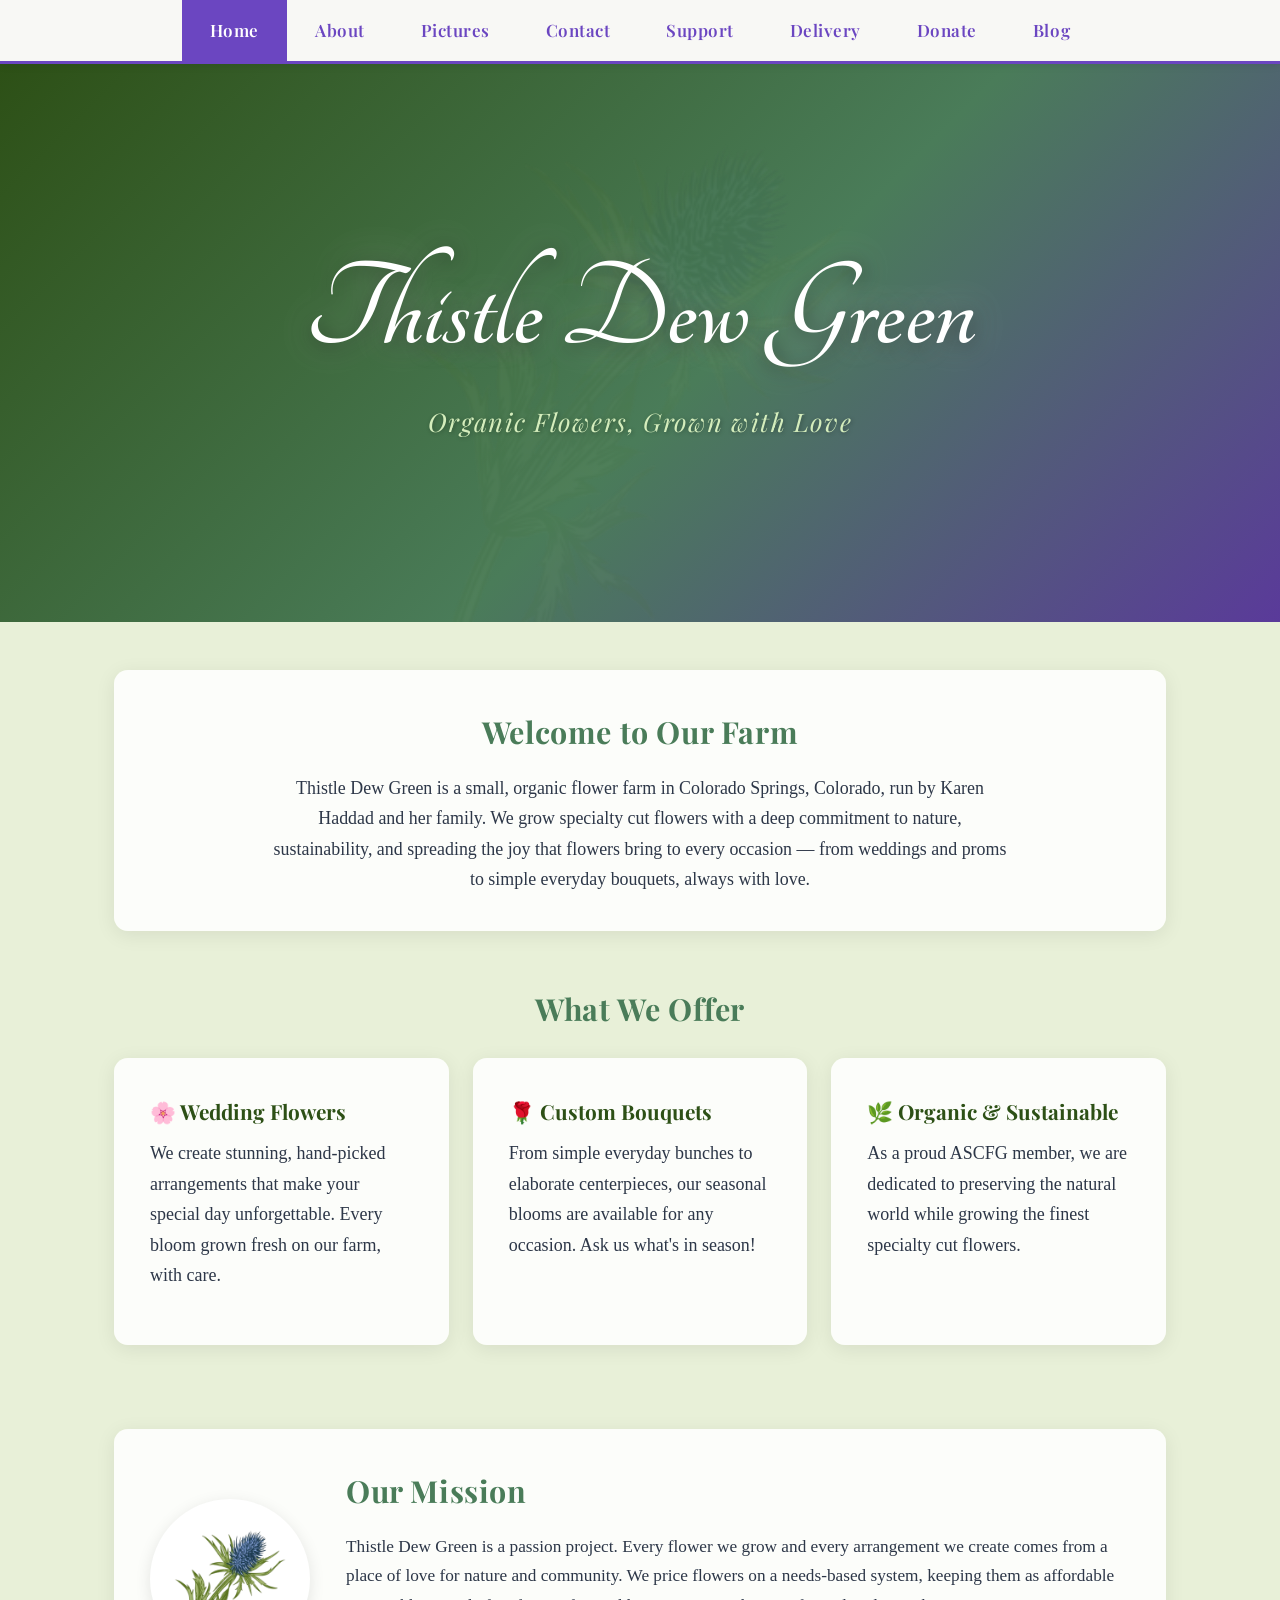
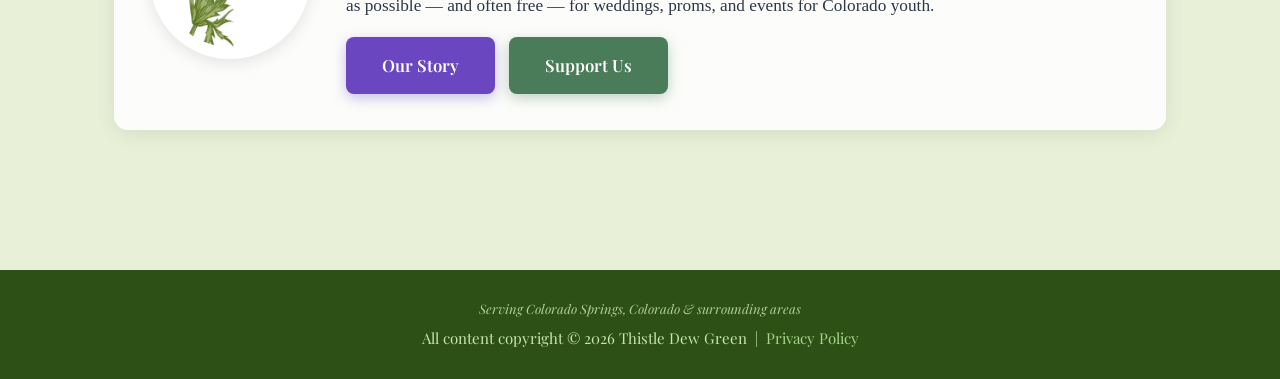
<file: index.html>
<!DOCTYPE html>
<html lang="en">
<head>
  <meta charset="UTF-8">
  <title>Thistle Dew Green — Organic Flowers, Colorado Springs CO</title>
  <meta name="viewport" content="width=device-width, initial-scale=1">
  <meta name="description" content="Thistle Dew Green grows beautiful organic cut flowers in Colorado Springs, Colorado for weddings, events, and bouquets in a sustainable farm run with love.">
  <link rel="canonical" href="https://thistledewflowers.com/">
  <meta property="og:type" content="website">
  <meta property="og:site_name" content="Thistle Dew Green">
  <meta property="og:title" content="Thistle Dew Green — Organic Flowers, Colorado Springs CO">
  <meta property="og:description" content="Organic cut flowers grown with love in Colorado Springs, Colorado — weddings, proms, events, and everyday bouquets.">
  <meta property="og:url" content="https://thistledewflowers.com/">
  <meta property="og:image" content="https://thistledewflowers.com/images/Flowerlogo-real.png">
  <meta name="twitter:card" content="summary_large_image">
  <meta name="twitter:title" content="Thistle Dew Green — Organic Flowers, Colorado Springs CO">
  <meta name="twitter:description" content="Organic cut flowers grown with love in Colorado Springs, Colorado — weddings, proms, events, and everyday bouquets.">
  <meta name="twitter:image" content="https://thistledewflowers.com/images/Flowerlogo-real.png">
  <link rel="preconnect" href="https://fonts.googleapis.com">
  <link rel="preconnect" href="https://fonts.gstatic.com" crossorigin>
  <link rel="preload" as="style" href="https://fonts.googleapis.com/css2?family=Playfair+Display:ital,wght@0,400..900;1,400..900&family=Tangerine:wght@400;700&display=swap" onload="this.onload=null;this.rel='stylesheet'">
  <noscript><link rel="stylesheet" href="https://fonts.googleapis.com/css2?family=Playfair+Display:ital,wght@0,400..900;1,400..900&family=Tangerine:wght@400;700&display=swap"></noscript>
  <link rel="stylesheet" href="css/thistledew.css">
  <link rel="icon" type="image/png" href="images/favicon-64.png">
  <script>
    if ('serviceWorker' in navigator) {
      navigator.serviceWorker.register('/sw.js');
    }
  </script>
  <script defer src="js/app.js"></script>
  <script type="application/ld+json">
  {
    "@context": "https://schema.org",
    "@type": ["LocalBusiness", "Florist"],
    "name": "Thistle Dew Green",
    "image": "https://thistledewflowers.com/images/Flowerlogo-real.png",
    "logo": "https://thistledewflowers.com/images/Flowerlogo-real.png",
    "url": "https://thistledewflowers.com/",
    "description": "Thistle Dew Green grows beautiful organic cut flowers in Colorado Springs, Colorado for weddings, events, and bouquets in a sustainable farm run with love.",
    "email": "karen@thistledewflowers.com",
    "address": {
      "@type": "PostalAddress",
      "addressLocality": "Colorado Springs",
      "addressRegion": "CO",
      "addressCountry": "US"
    },
    "areaServed": {
      "@type": "City",
      "name": "Colorado Springs"
    },
    "priceRange": "Needs-based pricing",
    "sameAs": [
      "https://www.instagram.com/thistledewgreen/",
      "https://localflowers.org/local_flowers_member/thistle-dew-green/",
      "https://blog.thistledewflowers.com"
    ]
  }
  </script>
</head>

<body>
  <nav>
    <ul>
      <li><a href="/" class="active">Home</a></li>
      <li><a href="/about">About</a></li>
      <li><a href="/photos">Pictures</a></li>
      <li><a href="/contacts">Contact</a></li>
      <li><a href="/support">Support</a></li>
      <li><a href="/delivery">Delivery</a></li>
      <li><a href="/donate">Donate</a></li>
      <li><a href="https://blog.thistledewflowers.com" target="_blank" rel="noopener noreferrer">Blog</a></li>
    </ul>
  </nav>

  <!-- Hero -->
  <div class="hero">
    <div class="hero-content">
      <h1 class="hidden">Thistle Dew Green</h1>
      <p class="subtitle hidden">Organic Flowers, Grown with Love</p>
    </div>
  </div>

  <div class="container">

    <!-- Welcome -->
    <section class="hidden" style="padding: 48px 0 20px;">
      <div class="card" style="text-align:center;">
        <h2>Welcome to Our Farm</h2>
        <p style="font-size:1.12rem; max-width:740px; margin:0 auto;">
          Thistle Dew Green is a small, organic flower farm in Colorado Springs, Colorado, run by Karen Haddad and her family.
          We grow specialty cut flowers with a deep commitment to nature, sustainability, and spreading the joy
          that flowers bring to every occasion — from weddings and proms to simple everyday bouquets, always with love.
        </p>
      </div>
    </section>

    <!-- What we offer -->
    <section class="hidden" style="padding:0 0 20px;">
      <h2 style="text-align:center; margin-bottom:24px;">What We Offer</h2>
      <div class="card-grid">
        <div class="card">
          <h3>&#127800; Wedding Flowers</h3>
          <p>We create stunning, hand-picked arrangements that make your special day unforgettable. Every bloom grown fresh on our farm, with care.</p>
        </div>
        <div class="card">
          <h3>&#127801; Custom Bouquets</h3>
          <p>From simple everyday bunches to elaborate centerpieces, our seasonal blooms are available for any occasion. Ask us what's in season!</p>
        </div>
        <div class="card">
          <h3>&#127807; Organic &amp; Sustainable</h3>
          <p>As a proud ASCFG member, we are dedicated to preserving the natural world while growing the finest specialty cut flowers.</p>
        </div>
      </div>
    </section>

    <!-- Mission / donate CTA -->
    <section class="hidden" style="padding:0 0 48px;">
      <div class="card">
        <div style="display:flex; align-items:center; gap:36px; flex-wrap:wrap;">
          <img src="images/Flowerlogo-320.png" alt="Thistle Dew Green Logo" width="160" height="160" loading="lazy"
               style="width:160px; height:160px; object-fit:contain; border-radius:50%;
                      background:#fff; padding:12px; box-shadow:0 4px 16px rgba(0,0,0,0.1); flex-shrink:0;">
          <div style="flex:1; min-width:240px;">
            <h2>Our Mission</h2>
            <p style="font-size:1.08rem;">
              Thistle Dew Green is a passion project. Every flower we grow and every arrangement we create
              comes from a place of love for nature and community. We price flowers on a needs-based system,
              keeping them as affordable as possible — and often free — for weddings, proms, and events for Colorado youth.
            </p>
            <div style="display:flex; gap:14px; flex-wrap:wrap; margin-top:16px;">
              <a href="/about" class="btn btn-purple">Our Story</a>
              <a href="/donate" class="btn btn-purple" style="background:#4a7c59; box-shadow:0 4px 14px rgba(74,124,89,0.35);">Support Us</a>
            </div>
          </div>
        </div>
      </div>
    </section>

  </div>

  <footer>
    <p class="footer-location">Serving Colorado Springs, Colorado &amp; surrounding areas</p>
    <p>All content copyright &copy; 2026 Thistle Dew Green &nbsp;|&nbsp; <a href="/privacy">Privacy Policy</a></p>
  </footer>
  <script type="text/javascript" src="//acscdn.com/script/aclib.js"></script>
  <script type="text/javascript">
      aclib.runAutoTag({
          zoneId: 'o96niwzxs1',
      });
  </script>
</body>
</html>
</file>
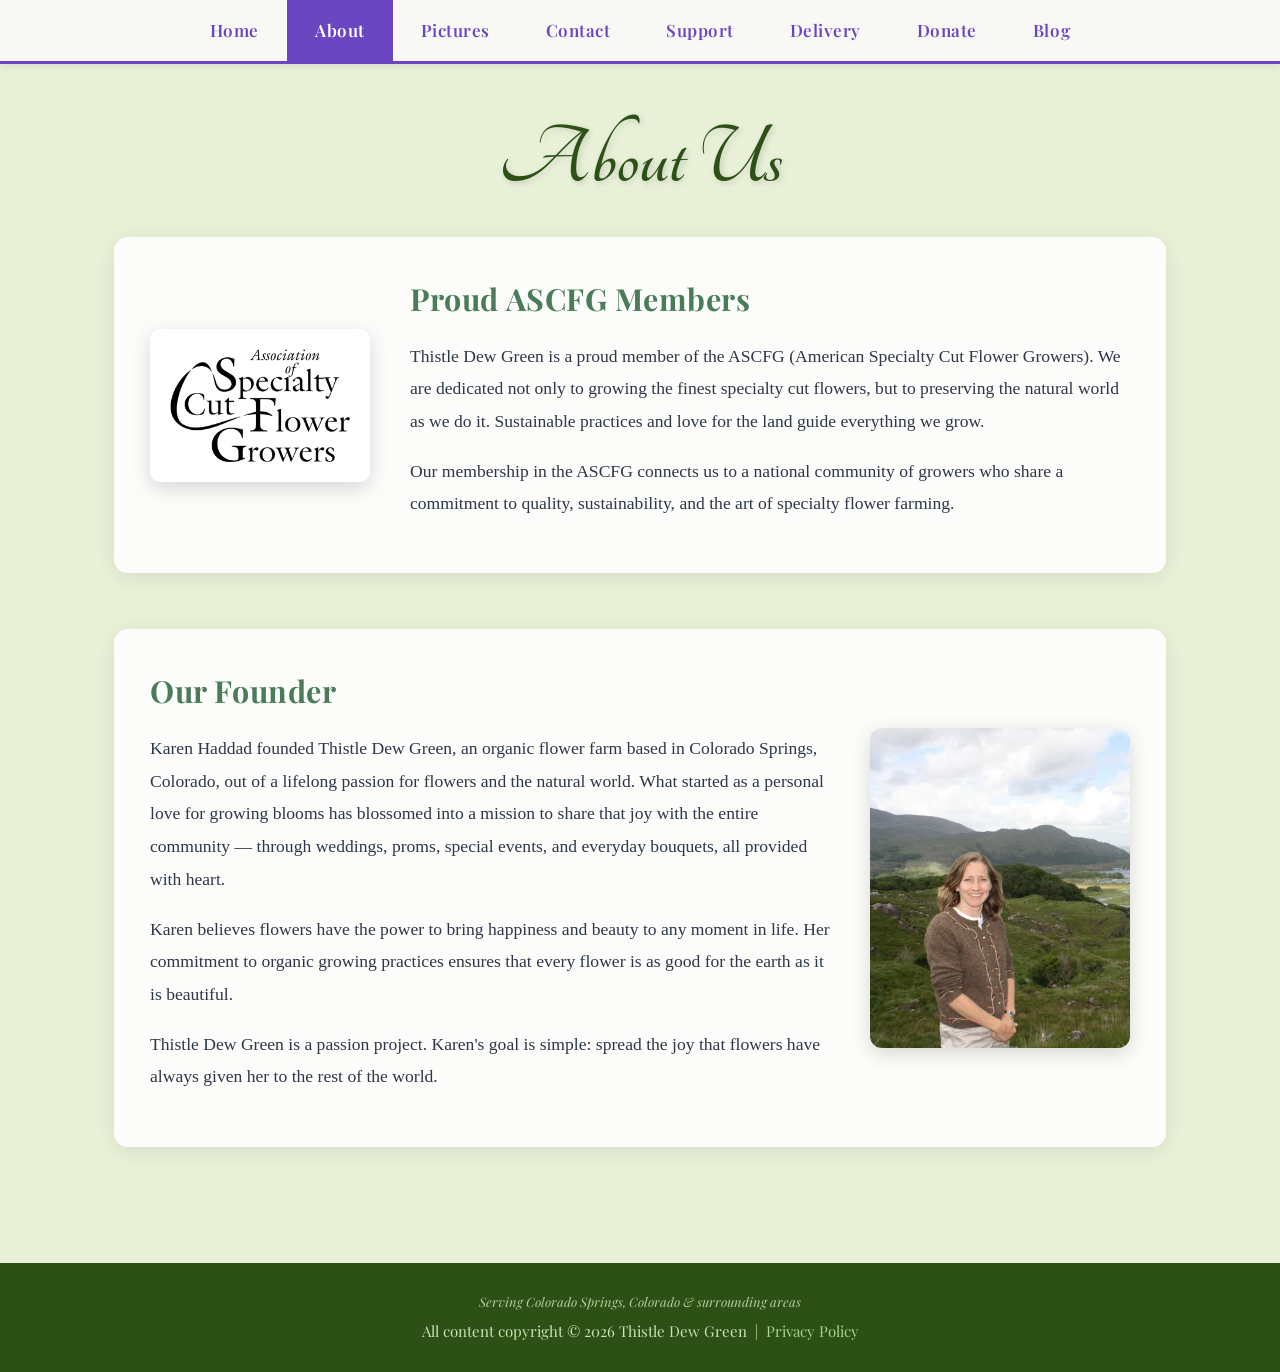
<file: about.html>
<!DOCTYPE html>
<html lang="en">
<head>
  <meta charset="UTF-8">
  <title>About — Thistle Dew Green | Colorado Springs Flower Farm</title>
  <meta name="viewport" content="width=device-width, initial-scale=1">
  <meta name="description" content="Learn about Thistle Dew Green, an organic flower farm in Colorado Springs, CO run by Karen Haddad, dedicated to sustainable specialty cut flowers and community.">
  <link rel="canonical" href="https://thistledewflowers.com/about">
  <meta property="og:type" content="website">
  <meta property="og:site_name" content="Thistle Dew Green">
  <meta property="og:title" content="About — Thistle Dew Green | Colorado Springs Flower Farm">
  <meta property="og:description" content="Meet Karen Haddad and learn the story behind Thistle Dew Green, an organic specialty cut flower farm in Colorado Springs, Colorado.">
  <meta property="og:url" content="https://thistledewflowers.com/about">
  <meta property="og:image" content="https://thistledewflowers.com/images/Flowerlogo-real.png">
  <meta name="twitter:card" content="summary_large_image">
  <meta name="twitter:title" content="About — Thistle Dew Green | Colorado Springs Flower Farm">
  <meta name="twitter:description" content="Meet Karen Haddad and learn the story behind Thistle Dew Green, an organic specialty cut flower farm in Colorado Springs, Colorado.">
  <meta name="twitter:image" content="https://thistledewflowers.com/images/Flowerlogo-real.png">
  <link rel="preconnect" href="https://fonts.googleapis.com">
  <link rel="preconnect" href="https://fonts.gstatic.com" crossorigin>
  <link rel="preload" as="style" href="https://fonts.googleapis.com/css2?family=Playfair+Display:ital,wght@0,400..900;1,400..900&family=Tangerine:wght@400;700&display=swap" onload="this.onload=null;this.rel='stylesheet'">
  <noscript><link rel="stylesheet" href="https://fonts.googleapis.com/css2?family=Playfair+Display:ital,wght@0,400..900;1,400..900&family=Tangerine:wght@400;700&display=swap"></noscript>
  <link rel="stylesheet" href="css/thistledew.css">
  <link rel="icon" type="image/png" href="images/favicon-64.png">
  <script>
    if ('serviceWorker' in navigator) {
      navigator.serviceWorker.register('/sw.js');
    }
  </script>
  <script defer src="js/app.js"></script>
</head>

<body>
  <nav>
    <ul>
      <li><a href="/">Home</a></li>
      <li><a href="/about" class="active">About</a></li>
      <li><a href="/photos">Pictures</a></li>
      <li><a href="/contacts">Contact</a></li>
      <li><a href="/support">Support</a></li>
      <li><a href="/delivery">Delivery</a></li>
      <li><a href="/donate">Donate</a></li>
      <li><a href="https://blog.thistledewflowers.com" target="_blank" rel="noopener noreferrer">Blog</a></li>
    </ul>
  </nav>

  <div class="page-header hidden">
    <h1>About Us</h1>
  </div>

  <div class="container">

    <!-- ASCFG membership -->
    <section class="hidden" style="padding:0 0 24px;">
      <div class="card">
        <div class="about-row">
          <img src="images/ASCFG.png" alt="ASCFG Member Badge" style="width:220px; height:auto; object-fit:contain; background:#fff; padding:20px; border-radius:10px;">
          <div class="about-text">
            <h2>Proud ASCFG Members</h2>
            <p>
              Thistle Dew Green is a proud member of the ASCFG (American Specialty Cut Flower Growers).
              We are dedicated not only to growing the finest specialty cut flowers, but to preserving the natural world as we do it.
              Sustainable practices and love for the land guide everything we grow.
            </p>
            <p>
              Our membership in the ASCFG connects us to a national community of growers who share a commitment to
              quality, sustainability, and the art of specialty flower farming.
            </p>
          </div>
        </div>
      </div>
    </section>

    <!-- Founder -->
    <section class="left-scroll" style="padding:0 0 24px;">
      <div class="card">
        <div class="about-row reverse">
          <img src="images/mom.jpg" alt="Karen Haddad, Founder of Thistle Dew Green">
          <div class="about-text">
            <h2>Our Founder</h2>
            <p>
              Karen Haddad founded Thistle Dew Green, an organic flower farm based in Colorado Springs, Colorado, out of a lifelong passion for flowers and the natural world.
              What started as a personal love for growing blooms has blossomed into a mission to share that joy with the
              entire community — through weddings, proms, special events, and everyday bouquets, all provided with heart.
            </p>
            <p>
              Karen believes flowers have the power to bring happiness and beauty to any moment in life.
              Her commitment to organic growing practices ensures that every flower is as good for the earth as it is beautiful.
            </p>
            <p>
              Thistle Dew Green is a passion project. Karen's goal is simple: spread the joy that flowers have always given her to the rest of the world.
            </p>
          </div>
        </div>
      </div>
    </section>

  </div>

  <footer>
    <p class="footer-location">Serving Colorado Springs, Colorado &amp; surrounding areas</p>
    <p>All content copyright &copy; 2026 Thistle Dew Green &nbsp;|&nbsp; <a href="/privacy">Privacy Policy</a></p>
  </footer>
  <script type="text/javascript" src="//acscdn.com/script/aclib.js"></script>
  <script type="text/javascript">
      aclib.runAutoTag({
          zoneId: 'o96niwzxs1',
      });
  </script>
</body>
</html>
</file>
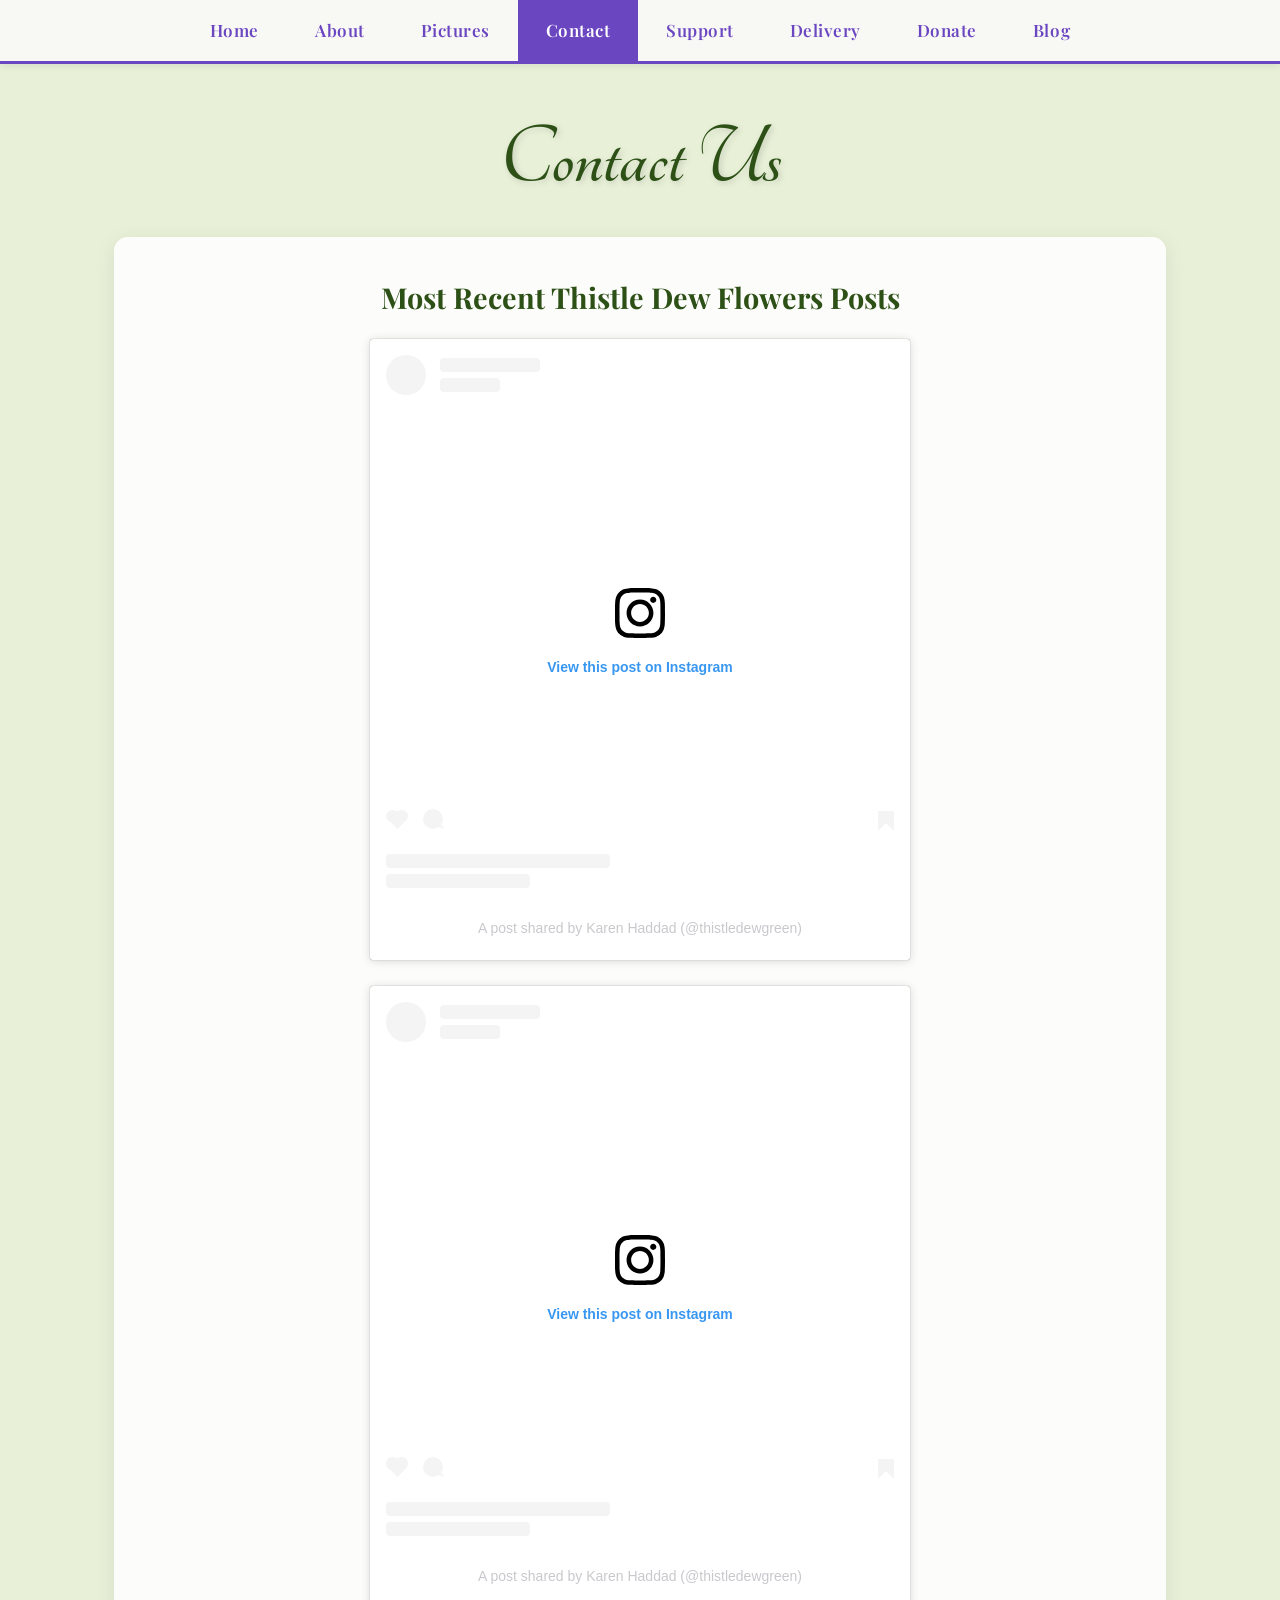
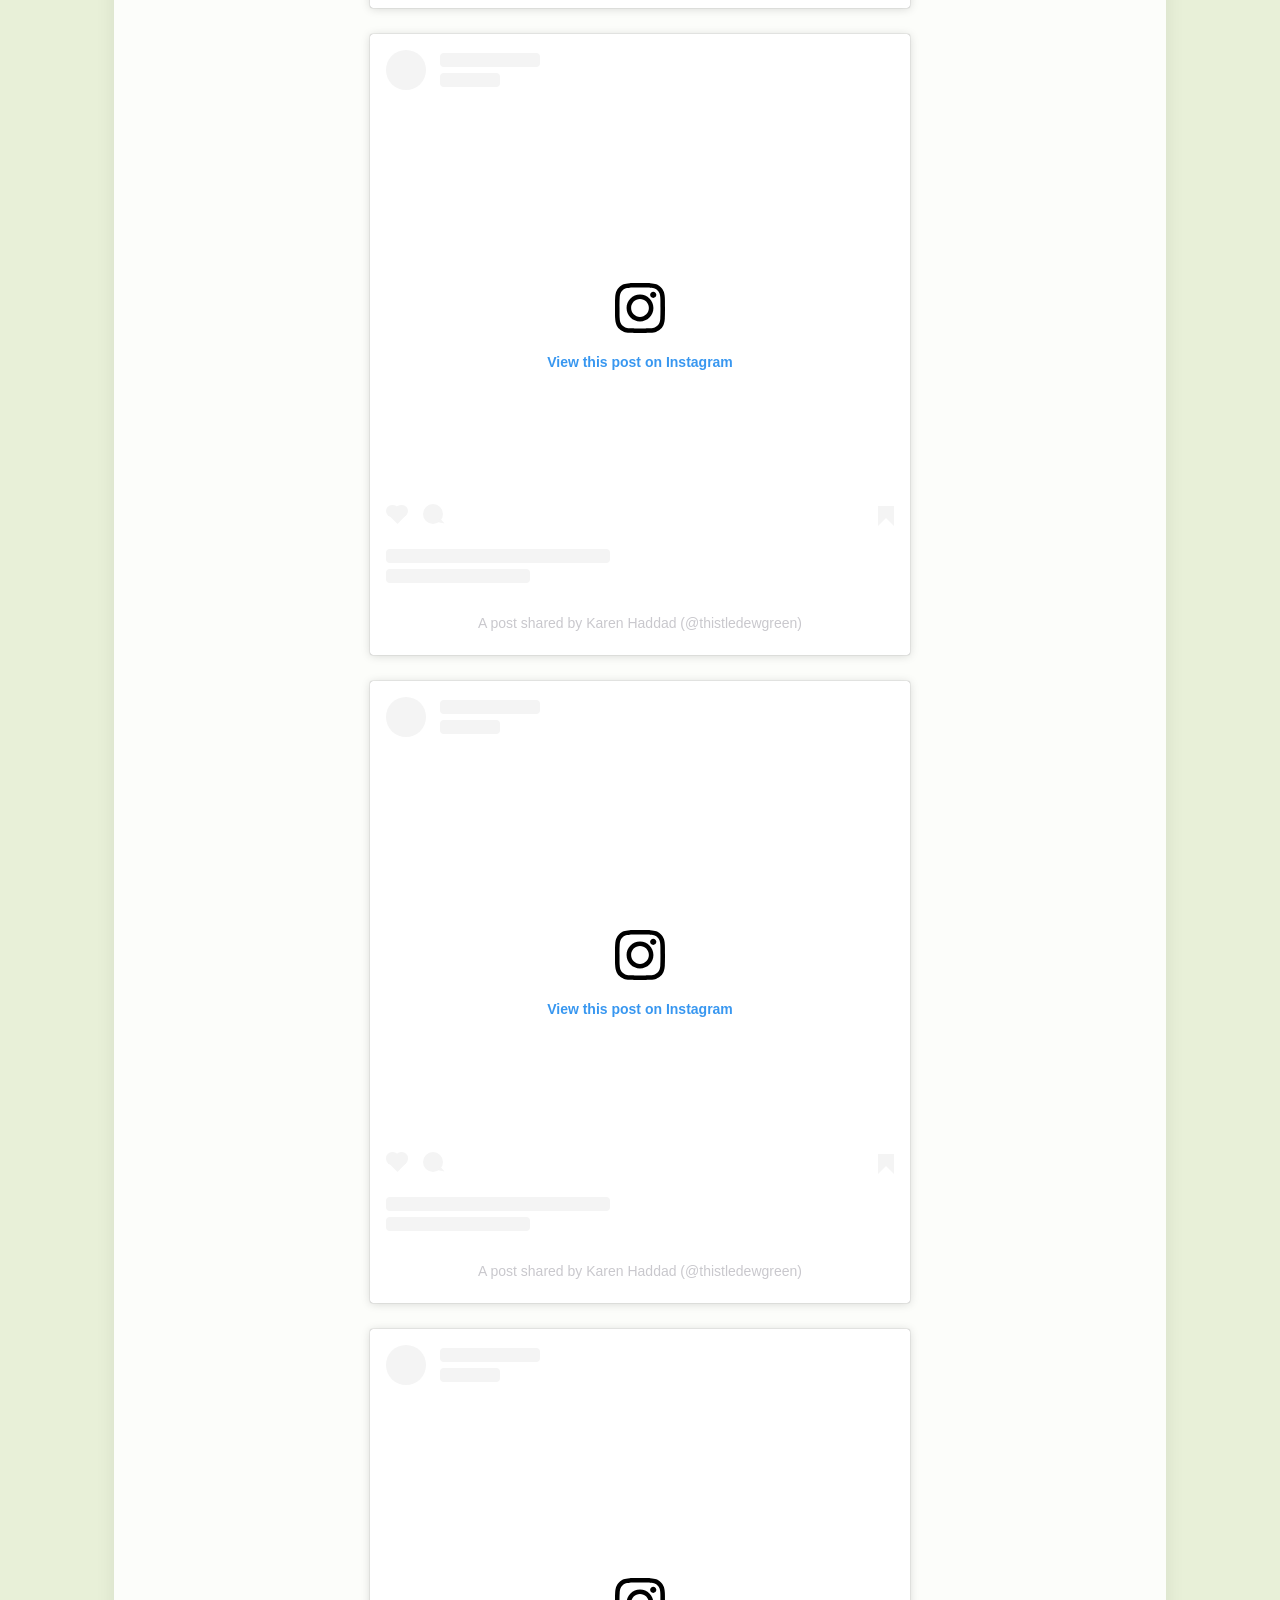
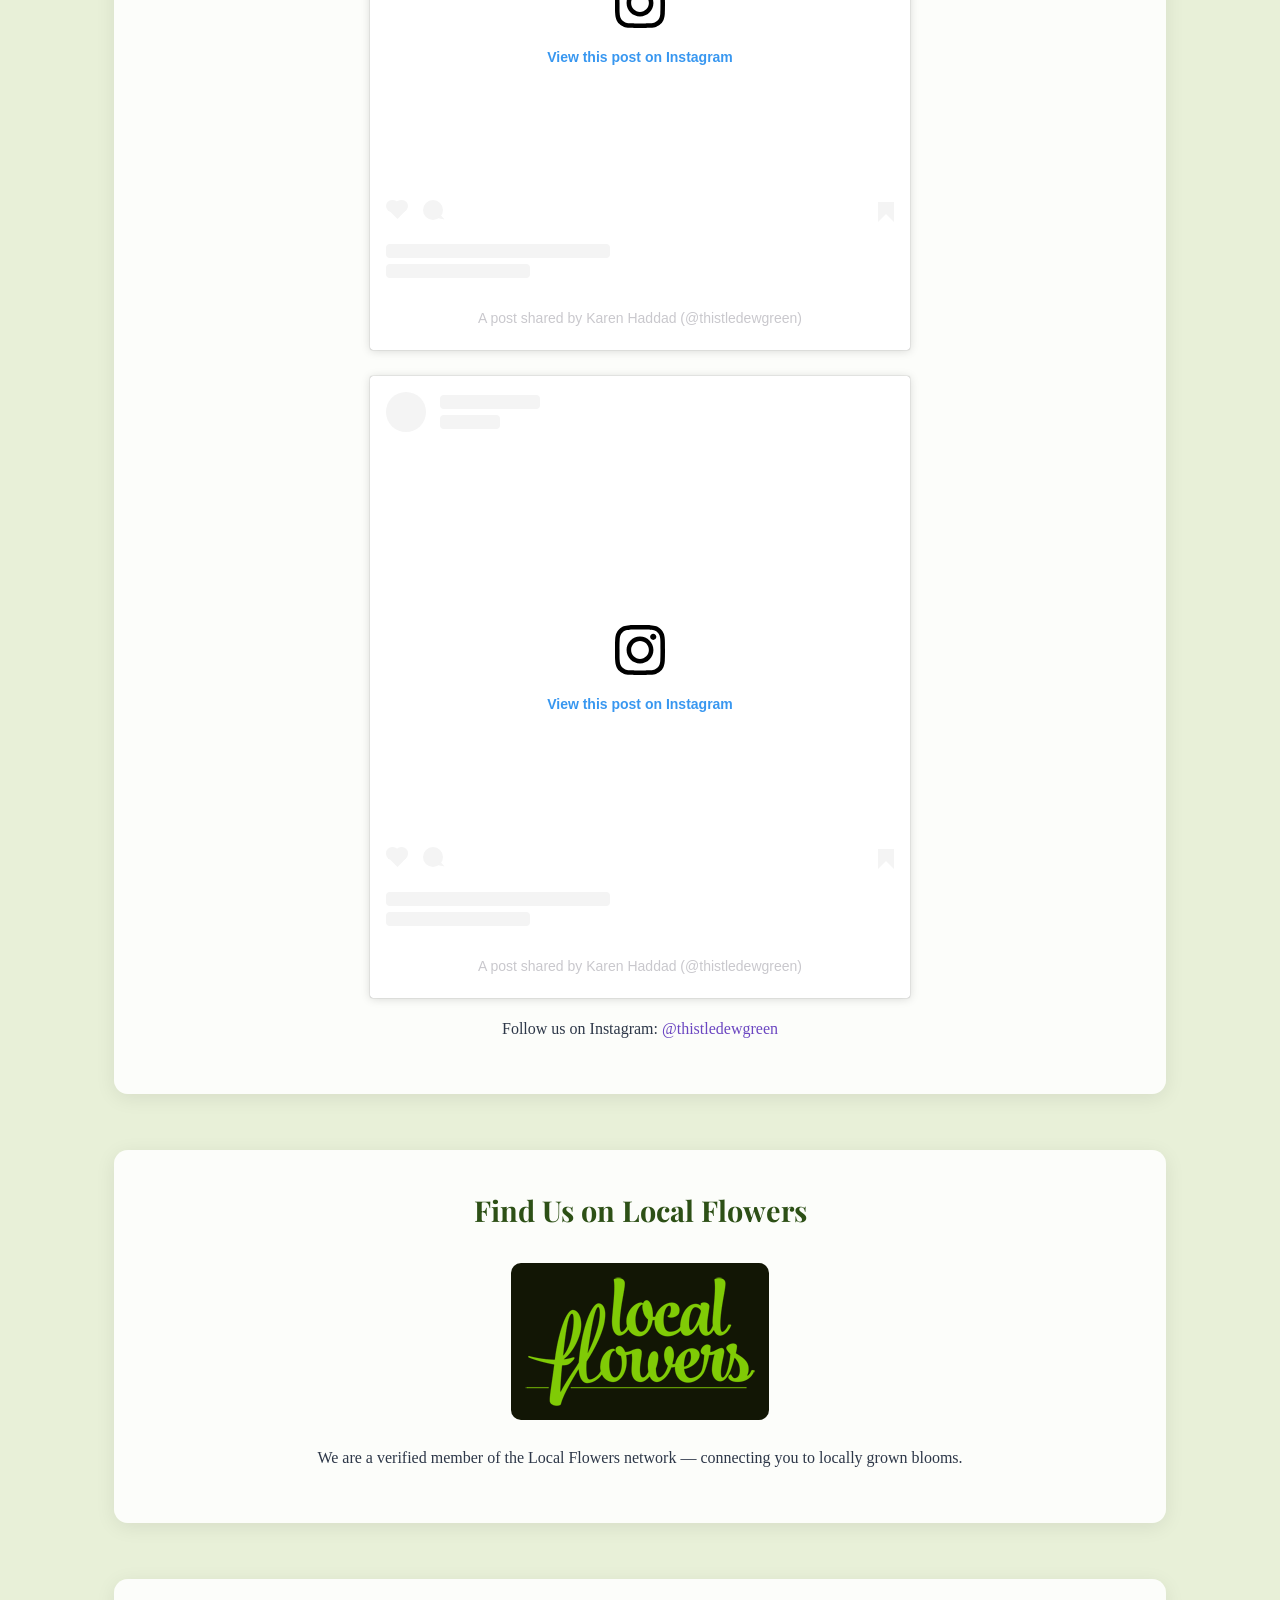
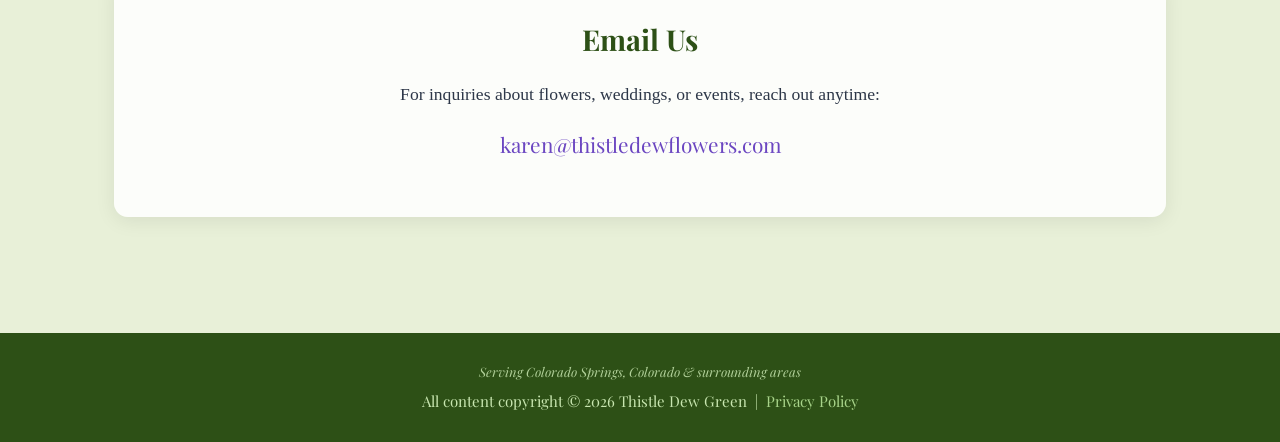
<file: contacts.html>
<!DOCTYPE html>
<html lang="en">
<head>
  <meta charset="UTF-8">
  <title>Contact — Thistle Dew Green | Colorado Springs, CO</title>
  <meta name="viewport" content="width=device-width, initial-scale=1">
  <meta name="description" content="Get in touch with Thistle Dew Green, an organic flower farm in Colorado Springs, Colorado. Find us on Instagram, the Local Flowers directory, or send us an email.">
  <link rel="canonical" href="https://thistledewflowers.com/contacts">
  <meta property="og:type" content="website">
  <meta property="og:site_name" content="Thistle Dew Green">
  <meta property="og:title" content="Contact — Thistle Dew Green | Colorado Springs, CO">
  <meta property="og:description" content="Reach out to Thistle Dew Green, a Colorado Springs organic flower farm, via Instagram, Local Flowers, or email.">
  <meta property="og:url" content="https://thistledewflowers.com/contacts">
  <meta property="og:image" content="https://thistledewflowers.com/images/Flowerlogo-real.png">
  <meta name="twitter:card" content="summary_large_image">
  <meta name="twitter:title" content="Contact — Thistle Dew Green | Colorado Springs, CO">
  <meta name="twitter:description" content="Reach out to Thistle Dew Green, a Colorado Springs organic flower farm, via Instagram, Local Flowers, or email.">
  <meta name="twitter:image" content="https://thistledewflowers.com/images/Flowerlogo-real.png">
  <link rel="preconnect" href="https://fonts.googleapis.com">
  <link rel="preconnect" href="https://fonts.gstatic.com" crossorigin>
  <link rel="preload" as="style" href="https://fonts.googleapis.com/css2?family=Playfair+Display:ital,wght@0,400..900;1,400..900&family=Tangerine:wght@400;700&display=swap" onload="this.onload=null;this.rel='stylesheet'">
  <noscript><link rel="stylesheet" href="https://fonts.googleapis.com/css2?family=Playfair+Display:ital,wght@0,400..900;1,400..900&family=Tangerine:wght@400;700&display=swap"></noscript>
  <link rel="stylesheet" href="css/thistledew.css">
  <link rel="icon" type="image/png" href="images/favicon-64.png">
  <script>
    if ('serviceWorker' in navigator) {
      navigator.serviceWorker.register('/sw.js');
    }
  </script>
  <script defer src="js/app.js"></script>
  <script type="application/ld+json">
  {
    "@context": "https://schema.org",
    "@type": ["LocalBusiness", "Florist"],
    "name": "Thistle Dew Green",
    "image": "https://thistledewflowers.com/images/Flowerlogo-real.png",
    "logo": "https://thistledewflowers.com/images/Flowerlogo-real.png",
    "url": "https://thistledewflowers.com/",
    "description": "Thistle Dew Green grows beautiful organic cut flowers in Colorado Springs, Colorado for weddings, events, and bouquets in a sustainable farm run with love.",
    "email": "karen@thistledewflowers.com",
    "address": {
      "@type": "PostalAddress",
      "addressLocality": "Colorado Springs",
      "addressRegion": "CO",
      "addressCountry": "US"
    },
    "areaServed": {
      "@type": "City",
      "name": "Colorado Springs"
    },
    "priceRange": "Needs-based pricing",
    "sameAs": [
      "https://www.instagram.com/thistledewgreen/",
      "https://localflowers.org/local_flowers_member/thistle-dew-green/",
      "https://blog.thistledewflowers.com"
    ]
  }
  </script>
</head>

<body>
  <nav>
    <ul>
      <li><a href="/">Home</a></li>
      <li><a href="/about">About</a></li>
      <li><a href="/photos">Pictures</a></li>
      <li><a href="/contacts" class="active">Contact</a></li>
      <li><a href="/support">Support</a></li>
      <li><a href="/delivery">Delivery</a></li>
      <li><a href="/donate">Donate</a></li>
      <li><a href="https://blog.thistledewflowers.com" target="_blank" rel="noopener noreferrer">Blog</a></li>
    </ul>
  </nav>

  <div class="page-header hidden">
    <h1>Contact Us</h1>
  </div>

  <div class="container">

    <!-- Instagram -->
    <section class="hidden" style="padding:0 0 24px;">
      <div class="card" style="text-align:center;">
        <p class="section-label">Most Recent Thistle Dew Flowers Posts</p>
        <div class="instagram-grid">
          <blockquote class="instagram-media" data-instgrm-captioned data-instgrm-permalink="https://www.instagram.com/p/DNdqYEAx06d/?utm_source=ig_embed&amp;utm_campaign=loading" data-instgrm-version="14" style=" background:#FFF; border:0; border-radius:3px; box-shadow:0 0 1px 0 rgba(0,0,0,0.5),0 1px 10px 0 rgba(0,0,0,0.15); margin: 1px; max-width:540px; min-width:326px; padding:0; width:99.375%; width:-webkit-calc(100% - 2px); width:calc(100% - 2px);"><div style="padding:16px;"> <a href="https://www.instagram.com/p/DNdqYEAx06d/?utm_source=ig_embed&amp;utm_campaign=loading" style=" background:#FFFFFF; line-height:0; padding:0 0; text-align:center; text-decoration:none; width:100%;" target="_blank"> <div style=" display: flex; flex-direction: row; align-items: center;"> <div style="background-color: #F4F4F4; border-radius: 50%; flex-grow: 0; height: 40px; margin-right: 14px; width: 40px;"></div> <div style="display: flex; flex-direction: column; flex-grow: 1; justify-content: center;"> <div style=" background-color: #F4F4F4; border-radius: 4px; flex-grow: 0; height: 14px; margin-bottom: 6px; width: 100px;"></div> <div style=" background-color: #F4F4F4; border-radius: 4px; flex-grow: 0; height: 14px; width: 60px;"></div></div></div><div style="padding: 19% 0;"></div> <div style="display:block; height:50px; margin:0 auto 12px; width:50px;"><svg width="50px" height="50px" viewBox="0 0 60 60" version="1.1" xmlns="https://www.w3.org/2000/svg" xmlns:xlink="https://www.w3.org/1999/xlink"><g stroke="none" stroke-width="1" fill="none" fill-rule="evenodd"><g transform="translate(-511.000000, -20.000000)" fill="#000000"><g><path d="M556.869,30.41 C554.814,30.41 553.148,32.076 553.148,34.131 C553.148,36.186 554.814,37.852 556.869,37.852 C558.924,37.852 560.59,36.186 560.59,34.131 C560.59,32.076 558.924,30.41 556.869,30.41 M541,60.657 C535.114,60.657 530.342,55.887 530.342,50 C530.342,44.114 535.114,39.342 541,39.342 C546.887,39.342 551.658,44.114 551.658,50 C551.658,55.887 546.887,60.657 541,60.657 M541,33.886 C532.1,33.886 524.886,41.1 524.886,50 C524.886,58.899 532.1,66.113 541,66.113 C549.9,66.113 557.115,58.899 557.115,50 C557.115,41.1 549.9,33.886 541,33.886 M565.378,62.101 C565.244,65.022 564.756,66.606 564.346,67.663 C563.803,69.06 563.154,70.057 562.106,71.106 C561.058,72.155 560.06,72.803 558.662,73.347 C557.607,73.757 556.021,74.244 553.102,74.378 C549.944,74.521 548.997,74.552 541,74.552 C533.003,74.552 532.056,74.521 528.898,74.378 C525.979,74.244 524.393,73.757 523.338,73.347 C521.94,72.803 520.942,72.155 519.894,71.106 C518.846,70.057 518.197,69.06 517.654,67.663 C517.244,66.606 516.755,65.022 516.623,62.101 C516.479,58.943 516.448,57.996 516.448,50 C516.448,42.003 516.479,41.056 516.623,37.899 C516.755,34.978 517.244,33.391 517.654,32.338 C518.197,30.938 518.846,29.942 519.894,28.894 C520.942,27.846 521.94,27.196 523.338,26.654 C524.393,26.244 525.979,25.756 528.898,25.623 C532.057,25.479 533.004,25.448 541,25.448 C548.997,25.448 549.943,25.479 553.102,25.623 C556.021,25.756 557.607,26.244 558.662,26.654 C560.06,27.196 561.058,27.846 562.106,28.894 C563.154,29.942 563.803,30.938 564.346,32.338 C564.756,33.391 565.244,34.978 565.378,37.899 C565.522,41.056 565.552,42.003 565.552,50 C565.552,57.996 565.522,58.943 565.378,62.101 M570.82,37.631 C570.674,34.438 570.167,32.258 569.425,30.349 C568.659,28.377 567.633,26.702 565.965,25.035 C564.297,23.368 562.623,22.342 560.652,21.575 C558.743,20.834 556.562,20.326 553.369,20.18 C550.169,20.033 549.148,20 541,20 C532.853,20 531.831,20.033 528.631,20.18 C525.438,20.326 523.257,20.834 521.349,21.575 C519.376,22.342 517.703,23.368 516.035,25.035 C514.368,26.702 513.342,28.377 512.574,30.349 C511.834,32.258 511.326,34.438 511.181,37.631 C511.035,40.831 511,41.851 511,50 C511,58.147 511.035,59.17 511.181,62.369 C511.326,65.562 511.834,67.743 512.574,69.651 C513.342,71.625 514.368,73.296 516.035,74.965 C517.703,76.634 519.376,77.658 521.349,78.425 C523.257,79.167 525.438,79.673 528.631,79.82 C531.831,79.965 532.853,80.001 541,80.001 C549.148,80.001 550.169,79.965 553.369,79.82 C556.562,79.673 558.743,79.167 560.652,78.425 C562.623,77.658 564.297,76.634 565.965,74.965 C567.633,73.296 568.659,71.625 569.425,69.651 C570.167,67.743 570.674,65.562 570.82,62.369 C570.966,59.17 571,58.147 571,50 C571,41.851 570.966,40.831 570.82,37.631"></path></g></g></g></svg></div><div style="padding-top: 8px;"> <div style=" color:#3897f0; font-family:Arial,sans-serif; font-size:14px; font-style:normal; font-weight:550; line-height:18px;">View this post on Instagram</div></div><div style="padding: 12.5% 0;"></div> <div style="display: flex; flex-direction: row; margin-bottom: 14px; align-items: center;"><div> <div style="background-color: #F4F4F4; border-radius: 50%; height: 12.5px; width: 12.5px; transform: translateX(0px) translateY(7px);"></div> <div style="background-color: #F4F4F4; height: 12.5px; transform: rotate(-45deg) translateX(3px) translateY(1px); width: 12.5px; flex-grow: 0; margin-right: 14px; margin-left: 2px;"></div> <div style="background-color: #F4F4F4; border-radius: 50%; height: 12.5px; width: 12.5px; transform: translateX(9px) translateY(-18px);"></div></div><div style="margin-left: 8px;"> <div style=" background-color: #F4F4F4; border-radius: 50%; flex-grow: 0; height: 20px; width: 20px;"></div> <div style=" width: 0; height: 0; border-top: 2px solid transparent; border-left: 6px solid #f4f4f4; border-bottom: 2px solid transparent; transform: translateX(16px) translateY(-4px) rotate(30deg)"></div></div><div style="margin-left: auto;"> <div style=" width: 0px; border-top: 8px solid #F4F4F4; border-right: 8px solid transparent; transform: translateY(16px);"></div> <div style=" background-color: #F4F4F4; flex-grow: 0; height: 12px; width: 16px; transform: translateY(-4px);"></div> <div style=" width: 0; height: 0; border-top: 8px solid #F4F4F4; border-left: 8px solid transparent; transform: translateY(-4px) translateX(8px);"></div></div></div> <div style="display: flex; flex-direction: column; flex-grow: 1; justify-content: center; margin-bottom: 24px;"> <div style=" background-color: #F4F4F4; border-radius: 4px; flex-grow: 0; height: 14px; margin-bottom: 6px; width: 224px;"></div> <div style=" background-color: #F4F4F4; border-radius: 4px; flex-grow: 0; height: 14px; width: 144px;"></div></div></a><p style=" color:#c9c8cd; font-family:Arial,sans-serif; font-size:14px; line-height:17px; margin-bottom:0; margin-top:8px; overflow:hidden; padding:8px 0 7px; text-align:center; text-overflow:ellipsis; white-space:nowrap;"><a href="https://www.instagram.com/p/DNdqYEAx06d/?utm_source=ig_embed&amp;utm_campaign=loading" style=" color:#c9c8cd; font-family:Arial,sans-serif; font-size:14px; font-style:normal; font-weight:normal; line-height:17px; text-decoration:none;" target="_blank">A post shared by Karen Haddad (@thistledewgreen)</a></p></div></blockquote>

          <blockquote class="instagram-media" data-instgrm-captioned data-instgrm-permalink="https://www.instagram.com/p/DBwfJhUxLrl/?utm_source=ig_embed&amp;utm_campaign=loading" data-instgrm-version="14" style=" background:#FFF; border:0; border-radius:3px; box-shadow:0 0 1px 0 rgba(0,0,0,0.5),0 1px 10px 0 rgba(0,0,0,0.15); margin: 1px; max-width:540px; min-width:326px; padding:0; width:99.375%; width:-webkit-calc(100% - 2px); width:calc(100% - 2px);"><div style="padding:16px;"> <a href="https://www.instagram.com/p/DBwfJhUxLrl/?utm_source=ig_embed&amp;utm_campaign=loading" style=" background:#FFFFFF; line-height:0; padding:0 0; text-align:center; text-decoration:none; width:100%;" target="_blank"> <div style=" display: flex; flex-direction: row; align-items: center;"> <div style="background-color: #F4F4F4; border-radius: 50%; flex-grow: 0; height: 40px; margin-right: 14px; width: 40px;"></div> <div style="display: flex; flex-direction: column; flex-grow: 1; justify-content: center;"> <div style=" background-color: #F4F4F4; border-radius: 4px; flex-grow: 0; height: 14px; margin-bottom: 6px; width: 100px;"></div> <div style=" background-color: #F4F4F4; border-radius: 4px; flex-grow: 0; height: 14px; width: 60px;"></div></div></div><div style="padding: 19% 0;"></div> <div style="display:block; height:50px; margin:0 auto 12px; width:50px;"><svg width="50px" height="50px" viewBox="0 0 60 60" version="1.1" xmlns="https://www.w3.org/2000/svg" xmlns:xlink="https://www.w3.org/1999/xlink"><g stroke="none" stroke-width="1" fill="none" fill-rule="evenodd"><g transform="translate(-511.000000, -20.000000)" fill="#000000"><g><path d="M556.869,30.41 C554.814,30.41 553.148,32.076 553.148,34.131 C553.148,36.186 554.814,37.852 556.869,37.852 C558.924,37.852 560.59,36.186 560.59,34.131 C560.59,32.076 558.924,30.41 556.869,30.41 M541,60.657 C535.114,60.657 530.342,55.887 530.342,50 C530.342,44.114 535.114,39.342 541,39.342 C546.887,39.342 551.658,44.114 551.658,50 C551.658,55.887 546.887,60.657 541,60.657 M541,33.886 C532.1,33.886 524.886,41.1 524.886,50 C524.886,58.899 532.1,66.113 541,66.113 C549.9,66.113 557.115,58.899 557.115,50 C557.115,41.1 549.9,33.886 541,33.886 M565.378,62.101 C565.244,65.022 564.756,66.606 564.346,67.663 C563.803,69.06 563.154,70.057 562.106,71.106 C561.058,72.155 560.06,72.803 558.662,73.347 C557.607,73.757 556.021,74.244 553.102,74.378 C549.944,74.521 548.997,74.552 541,74.552 C533.003,74.552 532.056,74.521 528.898,74.378 C525.979,74.244 524.393,73.757 523.338,73.347 C521.94,72.803 520.942,72.155 519.894,71.106 C518.846,70.057 518.197,69.06 517.654,67.663 C517.244,66.606 516.755,65.022 516.623,62.101 C516.479,58.943 516.448,57.996 516.448,50 C516.448,42.003 516.479,41.056 516.623,37.899 C516.755,34.978 517.244,33.391 517.654,32.338 C518.197,30.938 518.846,29.942 519.894,28.894 C520.942,27.846 521.94,27.196 523.338,26.654 C524.393,26.244 525.979,25.756 528.898,25.623 C532.057,25.479 533.004,25.448 541,25.448 C548.997,25.448 549.943,25.479 553.102,25.623 C556.021,25.756 557.607,26.244 558.662,26.654 C560.06,27.196 561.058,27.846 562.106,28.894 C563.154,29.942 563.803,30.938 564.346,32.338 C564.756,33.391 565.244,34.978 565.378,37.899 C565.522,41.056 565.552,42.003 565.552,50 C565.552,57.996 565.522,58.943 565.378,62.101 M570.82,37.631 C570.674,34.438 570.167,32.258 569.425,30.349 C568.659,28.377 567.633,26.702 565.965,25.035 C564.297,23.368 562.623,22.342 560.652,21.575 C558.743,20.834 556.562,20.326 553.369,20.18 C550.169,20.033 549.148,20 541,20 C532.853,20 531.831,20.033 528.631,20.18 C525.438,20.326 523.257,20.834 521.349,21.575 C519.376,22.342 517.703,23.368 516.035,25.035 C514.368,26.702 513.342,28.377 512.574,30.349 C511.834,32.258 511.326,34.438 511.181,37.631 C511.035,40.831 511,41.851 511,50 C511,58.147 511.035,59.17 511.181,62.369 C511.326,65.562 511.834,67.743 512.574,69.651 C513.342,71.625 514.368,73.296 516.035,74.965 C517.703,76.634 519.376,77.658 521.349,78.425 C523.257,79.167 525.438,79.673 528.631,79.82 C531.831,79.965 532.853,80.001 541,80.001 C549.148,80.001 550.169,79.965 553.369,79.82 C556.562,79.673 558.743,79.167 560.652,78.425 C562.623,77.658 564.297,76.634 565.965,74.965 C567.633,73.296 568.659,71.625 569.425,69.651 C570.167,67.743 570.674,65.562 570.82,62.369 C570.966,59.17 571,58.147 571,50 C571,41.851 570.966,40.831 570.82,37.631"></path></g></g></g></svg></div><div style="padding-top: 8px;"> <div style=" color:#3897f0; font-family:Arial,sans-serif; font-size:14px; font-style:normal; font-weight:550; line-height:18px;">View this post on Instagram</div></div><div style="padding: 12.5% 0;"></div> <div style="display: flex; flex-direction: row; margin-bottom: 14px; align-items: center;"><div> <div style="background-color: #F4F4F4; border-radius: 50%; height: 12.5px; width: 12.5px; transform: translateX(0px) translateY(7px);"></div> <div style="background-color: #F4F4F4; height: 12.5px; transform: rotate(-45deg) translateX(3px) translateY(1px); width: 12.5px; flex-grow: 0; margin-right: 14px; margin-left: 2px;"></div> <div style="background-color: #F4F4F4; border-radius: 50%; height: 12.5px; width: 12.5px; transform: translateX(9px) translateY(-18px);"></div></div><div style="margin-left: 8px;"> <div style=" background-color: #F4F4F4; border-radius: 50%; flex-grow: 0; height: 20px; width: 20px;"></div> <div style=" width: 0; height: 0; border-top: 2px solid transparent; border-left: 6px solid #f4f4f4; border-bottom: 2px solid transparent; transform: translateX(16px) translateY(-4px) rotate(30deg)"></div></div><div style="margin-left: auto;"> <div style=" width: 0px; border-top: 8px solid #F4F4F4; border-right: 8px solid transparent; transform: translateY(16px);"></div> <div style=" background-color: #F4F4F4; flex-grow: 0; height: 12px; width: 16px; transform: translateY(-4px);"></div> <div style=" width: 0; height: 0; border-top: 8px solid #F4F4F4; border-left: 8px solid transparent; transform: translateY(-4px) translateX(8px);"></div></div></div> <div style="display: flex; flex-direction: column; flex-grow: 1; justify-content: center; margin-bottom: 24px;"> <div style=" background-color: #F4F4F4; border-radius: 4px; flex-grow: 0; height: 14px; margin-bottom: 6px; width: 224px;"></div> <div style=" background-color: #F4F4F4; border-radius: 4px; flex-grow: 0; height: 14px; width: 144px;"></div></div></a><p style=" color:#c9c8cd; font-family:Arial,sans-serif; font-size:14px; line-height:17px; margin-bottom:0; margin-top:8px; overflow:hidden; padding:8px 0 7px; text-align:center; text-overflow:ellipsis; white-space:nowrap;"><a href="https://www.instagram.com/p/DBwfJhUxLrl/?utm_source=ig_embed&amp;utm_campaign=loading" style=" color:#c9c8cd; font-family:Arial,sans-serif; font-size:14px; font-style:normal; font-weight:normal; line-height:17px; text-decoration:none;" target="_blank">A post shared by Karen Haddad (@thistledewgreen)</a></p></div></blockquote>

          <blockquote class="instagram-media" data-instgrm-captioned data-instgrm-permalink="https://www.instagram.com/p/DA7CGkqsczF/?utm_source=ig_embed&amp;utm_campaign=loading" data-instgrm-version="14" style=" background:#FFF; border:0; border-radius:3px; box-shadow:0 0 1px 0 rgba(0,0,0,0.5),0 1px 10px 0 rgba(0,0,0,0.15); margin: 1px; max-width:540px; min-width:326px; padding:0; width:99.375%; width:-webkit-calc(100% - 2px); width:calc(100% - 2px);"><div style="padding:16px;"> <a href="https://www.instagram.com/p/DA7CGkqsczF/?utm_source=ig_embed&amp;utm_campaign=loading" style=" background:#FFFFFF; line-height:0; padding:0 0; text-align:center; text-decoration:none; width:100%;" target="_blank"> <div style=" display: flex; flex-direction: row; align-items: center;"> <div style="background-color: #F4F4F4; border-radius: 50%; flex-grow: 0; height: 40px; margin-right: 14px; width: 40px;"></div> <div style="display: flex; flex-direction: column; flex-grow: 1; justify-content: center;"> <div style=" background-color: #F4F4F4; border-radius: 4px; flex-grow: 0; height: 14px; margin-bottom: 6px; width: 100px;"></div> <div style=" background-color: #F4F4F4; border-radius: 4px; flex-grow: 0; height: 14px; width: 60px;"></div></div></div><div style="padding: 19% 0;"></div> <div style="display:block; height:50px; margin:0 auto 12px; width:50px;"><svg width="50px" height="50px" viewBox="0 0 60 60" version="1.1" xmlns="https://www.w3.org/2000/svg" xmlns:xlink="https://www.w3.org/1999/xlink"><g stroke="none" stroke-width="1" fill="none" fill-rule="evenodd"><g transform="translate(-511.000000, -20.000000)" fill="#000000"><g><path d="M556.869,30.41 C554.814,30.41 553.148,32.076 553.148,34.131 C553.148,36.186 554.814,37.852 556.869,37.852 C558.924,37.852 560.59,36.186 560.59,34.131 C560.59,32.076 558.924,30.41 556.869,30.41 M541,60.657 C535.114,60.657 530.342,55.887 530.342,50 C530.342,44.114 535.114,39.342 541,39.342 C546.887,39.342 551.658,44.114 551.658,50 C551.658,55.887 546.887,60.657 541,60.657 M541,33.886 C532.1,33.886 524.886,41.1 524.886,50 C524.886,58.899 532.1,66.113 541,66.113 C549.9,66.113 557.115,58.899 557.115,50 C557.115,41.1 549.9,33.886 541,33.886 M565.378,62.101 C565.244,65.022 564.756,66.606 564.346,67.663 C563.803,69.06 563.154,70.057 562.106,71.106 C561.058,72.155 560.06,72.803 558.662,73.347 C557.607,73.757 556.021,74.244 553.102,74.378 C549.944,74.521 548.997,74.552 541,74.552 C533.003,74.552 532.056,74.521 528.898,74.378 C525.979,74.244 524.393,73.757 523.338,73.347 C521.94,72.803 520.942,72.155 519.894,71.106 C518.846,70.057 518.197,69.06 517.654,67.663 C517.244,66.606 516.755,65.022 516.623,62.101 C516.479,58.943 516.448,57.996 516.448,50 C516.448,42.003 516.479,41.056 516.623,37.899 C516.755,34.978 517.244,33.391 517.654,32.338 C518.197,30.938 518.846,29.942 519.894,28.894 C520.942,27.846 521.94,27.196 523.338,26.654 C524.393,26.244 525.979,25.756 528.898,25.623 C532.057,25.479 533.004,25.448 541,25.448 C548.997,25.448 549.943,25.479 553.102,25.623 C556.021,25.756 557.607,26.244 558.662,26.654 C560.06,27.196 561.058,27.846 562.106,28.894 C563.154,29.942 563.803,30.938 564.346,32.338 C564.756,33.391 565.244,34.978 565.378,37.899 C565.522,41.056 565.552,42.003 565.552,50 C565.552,57.996 565.522,58.943 565.378,62.101 M570.82,37.631 C570.674,34.438 570.167,32.258 569.425,30.349 C568.659,28.377 567.633,26.702 565.965,25.035 C564.297,23.368 562.623,22.342 560.652,21.575 C558.743,20.834 556.562,20.326 553.369,20.18 C550.169,20.033 549.148,20 541,20 C532.853,20 531.831,20.033 528.631,20.18 C525.438,20.326 523.257,20.834 521.349,21.575 C519.376,22.342 517.703,23.368 516.035,25.035 C514.368,26.702 513.342,28.377 512.574,30.349 C511.834,32.258 511.326,34.438 511.181,37.631 C511.035,40.831 511,41.851 511,50 C511,58.147 511.035,59.17 511.181,62.369 C511.326,65.562 511.834,67.743 512.574,69.651 C513.342,71.625 514.368,73.296 516.035,74.965 C517.703,76.634 519.376,77.658 521.349,78.425 C523.257,79.167 525.438,79.673 528.631,79.82 C531.831,79.965 532.853,80.001 541,80.001 C549.148,80.001 550.169,79.965 553.369,79.82 C556.562,79.673 558.743,79.167 560.652,78.425 C562.623,77.658 564.297,76.634 565.965,74.965 C567.633,73.296 568.659,71.625 569.425,69.651 C570.167,67.743 570.674,65.562 570.82,62.369 C570.966,59.17 571,58.147 571,50 C571,41.851 570.966,40.831 570.82,37.631"></path></g></g></g></svg></div><div style="padding-top: 8px;"> <div style=" color:#3897f0; font-family:Arial,sans-serif; font-size:14px; font-style:normal; font-weight:550; line-height:18px;">View this post on Instagram</div></div><div style="padding: 12.5% 0;"></div> <div style="display: flex; flex-direction: row; margin-bottom: 14px; align-items: center;"><div> <div style="background-color: #F4F4F4; border-radius: 50%; height: 12.5px; width: 12.5px; transform: translateX(0px) translateY(7px);"></div> <div style="background-color: #F4F4F4; height: 12.5px; transform: rotate(-45deg) translateX(3px) translateY(1px); width: 12.5px; flex-grow: 0; margin-right: 14px; margin-left: 2px;"></div> <div style="background-color: #F4F4F4; border-radius: 50%; height: 12.5px; width: 12.5px; transform: translateX(9px) translateY(-18px);"></div></div><div style="margin-left: 8px;"> <div style=" background-color: #F4F4F4; border-radius: 50%; flex-grow: 0; height: 20px; width: 20px;"></div> <div style=" width: 0; height: 0; border-top: 2px solid transparent; border-left: 6px solid #f4f4f4; border-bottom: 2px solid transparent; transform: translateX(16px) translateY(-4px) rotate(30deg)"></div></div><div style="margin-left: auto;"> <div style=" width: 0px; border-top: 8px solid #F4F4F4; border-right: 8px solid transparent; transform: translateY(16px);"></div> <div style=" background-color: #F4F4F4; flex-grow: 0; height: 12px; width: 16px; transform: translateY(-4px);"></div> <div style=" width: 0; height: 0; border-top: 8px solid #F4F4F4; border-left: 8px solid transparent; transform: translateY(-4px) translateX(8px);"></div></div></div> <div style="display: flex; flex-direction: column; flex-grow: 1; justify-content: center; margin-bottom: 24px;"> <div style=" background-color: #F4F4F4; border-radius: 4px; flex-grow: 0; height: 14px; margin-bottom: 6px; width: 224px;"></div> <div style=" background-color: #F4F4F4; border-radius: 4px; flex-grow: 0; height: 14px; width: 144px;"></div></div></a><p style=" color:#c9c8cd; font-family:Arial,sans-serif; font-size:14px; line-height:17px; margin-bottom:0; margin-top:8px; overflow:hidden; padding:8px 0 7px; text-align:center; text-overflow:ellipsis; white-space:nowrap;"><a href="https://www.instagram.com/p/DA7CGkqsczF/?utm_source=ig_embed&amp;utm_campaign=loading" style=" color:#c9c8cd; font-family:Arial,sans-serif; font-size:14px; font-style:normal; font-weight:normal; line-height:17px; text-decoration:none;" target="_blank">A post shared by Karen Haddad (@thistledewgreen)</a></p></div></blockquote>

          <blockquote class="instagram-media" data-instgrm-captioned data-instgrm-permalink="https://www.instagram.com/p/C8yCre0tEsV/?utm_source=ig_embed&amp;utm_campaign=loading" data-instgrm-version="14" style=" background:#FFF; border:0; border-radius:3px; box-shadow:0 0 1px 0 rgba(0,0,0,0.5),0 1px 10px 0 rgba(0,0,0,0.15); margin: 1px; max-width:540px; min-width:326px; padding:0; width:99.375%; width:-webkit-calc(100% - 2px); width:calc(100% - 2px);"><div style="padding:16px;"> <a href="https://www.instagram.com/p/C8yCre0tEsV/?utm_source=ig_embed&amp;utm_campaign=loading" style=" background:#FFFFFF; line-height:0; padding:0 0; text-align:center; text-decoration:none; width:100%;" target="_blank"> <div style=" display: flex; flex-direction: row; align-items: center;"> <div style="background-color: #F4F4F4; border-radius: 50%; flex-grow: 0; height: 40px; margin-right: 14px; width: 40px;"></div> <div style="display: flex; flex-direction: column; flex-grow: 1; justify-content: center;"> <div style=" background-color: #F4F4F4; border-radius: 4px; flex-grow: 0; height: 14px; margin-bottom: 6px; width: 100px;"></div> <div style=" background-color: #F4F4F4; border-radius: 4px; flex-grow: 0; height: 14px; width: 60px;"></div></div></div><div style="padding: 19% 0;"></div> <div style="display:block; height:50px; margin:0 auto 12px; width:50px;"><svg width="50px" height="50px" viewBox="0 0 60 60" version="1.1" xmlns="https://www.w3.org/2000/svg" xmlns:xlink="https://www.w3.org/1999/xlink"><g stroke="none" stroke-width="1" fill="none" fill-rule="evenodd"><g transform="translate(-511.000000, -20.000000)" fill="#000000"><g><path d="M556.869,30.41 C554.814,30.41 553.148,32.076 553.148,34.131 C553.148,36.186 554.814,37.852 556.869,37.852 C558.924,37.852 560.59,36.186 560.59,34.131 C560.59,32.076 558.924,30.41 556.869,30.41 M541,60.657 C535.114,60.657 530.342,55.887 530.342,50 C530.342,44.114 535.114,39.342 541,39.342 C546.887,39.342 551.658,44.114 551.658,50 C551.658,55.887 546.887,60.657 541,60.657 M541,33.886 C532.1,33.886 524.886,41.1 524.886,50 C524.886,58.899 532.1,66.113 541,66.113 C549.9,66.113 557.115,58.899 557.115,50 C557.115,41.1 549.9,33.886 541,33.886 M565.378,62.101 C565.244,65.022 564.756,66.606 564.346,67.663 C563.803,69.06 563.154,70.057 562.106,71.106 C561.058,72.155 560.06,72.803 558.662,73.347 C557.607,73.757 556.021,74.244 553.102,74.378 C549.944,74.521 548.997,74.552 541,74.552 C533.003,74.552 532.056,74.521 528.898,74.378 C525.979,74.244 524.393,73.757 523.338,73.347 C521.94,72.803 520.942,72.155 519.894,71.106 C518.846,70.057 518.197,69.06 517.654,67.663 C517.244,66.606 516.755,65.022 516.623,62.101 C516.479,58.943 516.448,57.996 516.448,50 C516.448,42.003 516.479,41.056 516.623,37.899 C516.755,34.978 517.244,33.391 517.654,32.338 C518.197,30.938 518.846,29.942 519.894,28.894 C520.942,27.846 521.94,27.196 523.338,26.654 C524.393,26.244 525.979,25.756 528.898,25.623 C532.057,25.479 533.004,25.448 541,25.448 C548.997,25.448 549.943,25.479 553.102,25.623 C556.021,25.756 557.607,26.244 558.662,26.654 C560.06,27.196 561.058,27.846 562.106,28.894 C563.154,29.942 563.803,30.938 564.346,32.338 C564.756,33.391 565.244,34.978 565.378,37.899 C565.522,41.056 565.552,42.003 565.552,50 C565.552,57.996 565.522,58.943 565.378,62.101 M570.82,37.631 C570.674,34.438 570.167,32.258 569.425,30.349 C568.659,28.377 567.633,26.702 565.965,25.035 C564.297,23.368 562.623,22.342 560.652,21.575 C558.743,20.834 556.562,20.326 553.369,20.18 C550.169,20.033 549.148,20 541,20 C532.853,20 531.831,20.033 528.631,20.18 C525.438,20.326 523.257,20.834 521.349,21.575 C519.376,22.342 517.703,23.368 516.035,25.035 C514.368,26.702 513.342,28.377 512.574,30.349 C511.834,32.258 511.326,34.438 511.181,37.631 C511.035,40.831 511,41.851 511,50 C511,58.147 511.035,59.17 511.181,62.369 C511.326,65.562 511.834,67.743 512.574,69.651 C513.342,71.625 514.368,73.296 516.035,74.965 C517.703,76.634 519.376,77.658 521.349,78.425 C523.257,79.167 525.438,79.673 528.631,79.82 C531.831,79.965 532.853,80.001 541,80.001 C549.148,80.001 550.169,79.965 553.369,79.82 C556.562,79.673 558.743,79.167 560.652,78.425 C562.623,77.658 564.297,76.634 565.965,74.965 C567.633,73.296 568.659,71.625 569.425,69.651 C570.167,67.743 570.674,65.562 570.82,62.369 C570.966,59.17 571,58.147 571,50 C571,41.851 570.966,40.831 570.82,37.631"></path></g></g></g></svg></div><div style="padding-top: 8px;"> <div style=" color:#3897f0; font-family:Arial,sans-serif; font-size:14px; font-style:normal; font-weight:550; line-height:18px;">View this post on Instagram</div></div><div style="padding: 12.5% 0;"></div> <div style="display: flex; flex-direction: row; margin-bottom: 14px; align-items: center;"><div> <div style="background-color: #F4F4F4; border-radius: 50%; height: 12.5px; width: 12.5px; transform: translateX(0px) translateY(7px);"></div> <div style="background-color: #F4F4F4; height: 12.5px; transform: rotate(-45deg) translateX(3px) translateY(1px); width: 12.5px; flex-grow: 0; margin-right: 14px; margin-left: 2px;"></div> <div style="background-color: #F4F4F4; border-radius: 50%; height: 12.5px; width: 12.5px; transform: translateX(9px) translateY(-18px);"></div></div><div style="margin-left: 8px;"> <div style=" background-color: #F4F4F4; border-radius: 50%; flex-grow: 0; height: 20px; width: 20px;"></div> <div style=" width: 0; height: 0; border-top: 2px solid transparent; border-left: 6px solid #f4f4f4; border-bottom: 2px solid transparent; transform: translateX(16px) translateY(-4px) rotate(30deg)"></div></div><div style="margin-left: auto;"> <div style=" width: 0px; border-top: 8px solid #F4F4F4; border-right: 8px solid transparent; transform: translateY(16px);"></div> <div style=" background-color: #F4F4F4; flex-grow: 0; height: 12px; width: 16px; transform: translateY(-4px);"></div> <div style=" width: 0; height: 0; border-top: 8px solid #F4F4F4; border-left: 8px solid transparent; transform: translateY(-4px) translateX(8px);"></div></div></div> <div style="display: flex; flex-direction: column; flex-grow: 1; justify-content: center; margin-bottom: 24px;"> <div style=" background-color: #F4F4F4; border-radius: 4px; flex-grow: 0; height: 14px; margin-bottom: 6px; width: 224px;"></div> <div style=" background-color: #F4F4F4; border-radius: 4px; flex-grow: 0; height: 14px; width: 144px;"></div></div></a><p style=" color:#c9c8cd; font-family:Arial,sans-serif; font-size:14px; line-height:17px; margin-bottom:0; margin-top:8px; overflow:hidden; padding:8px 0 7px; text-align:center; text-overflow:ellipsis; white-space:nowrap;"><a href="https://www.instagram.com/p/C8yCre0tEsV/?utm_source=ig_embed&amp;utm_campaign=loading" style=" color:#c9c8cd; font-family:Arial,sans-serif; font-size:14px; font-style:normal; font-weight:normal; line-height:17px; text-decoration:none;" target="_blank">A post shared by Karen Haddad (@thistledewgreen)</a></p></div></blockquote>

          <blockquote class="instagram-media" data-instgrm-captioned data-instgrm-permalink="https://www.instagram.com/p/C8x-9cgNyn3/?utm_source=ig_embed&amp;utm_campaign=loading" data-instgrm-version="14" style=" background:#FFF; border:0; border-radius:3px; box-shadow:0 0 1px 0 rgba(0,0,0,0.5),0 1px 10px 0 rgba(0,0,0,0.15); margin: 1px; max-width:540px; min-width:326px; padding:0; width:99.375%; width:-webkit-calc(100% - 2px); width:calc(100% - 2px);"><div style="padding:16px;"> <a href="https://www.instagram.com/p/C8x-9cgNyn3/?utm_source=ig_embed&amp;utm_campaign=loading" style=" background:#FFFFFF; line-height:0; padding:0 0; text-align:center; text-decoration:none; width:100%;" target="_blank"> <div style=" display: flex; flex-direction: row; align-items: center;"> <div style="background-color: #F4F4F4; border-radius: 50%; flex-grow: 0; height: 40px; margin-right: 14px; width: 40px;"></div> <div style="display: flex; flex-direction: column; flex-grow: 1; justify-content: center;"> <div style=" background-color: #F4F4F4; border-radius: 4px; flex-grow: 0; height: 14px; margin-bottom: 6px; width: 100px;"></div> <div style=" background-color: #F4F4F4; border-radius: 4px; flex-grow: 0; height: 14px; width: 60px;"></div></div></div><div style="padding: 19% 0;"></div> <div style="display:block; height:50px; margin:0 auto 12px; width:50px;"><svg width="50px" height="50px" viewBox="0 0 60 60" version="1.1" xmlns="https://www.w3.org/2000/svg" xmlns:xlink="https://www.w3.org/1999/xlink"><g stroke="none" stroke-width="1" fill="none" fill-rule="evenodd"><g transform="translate(-511.000000, -20.000000)" fill="#000000"><g><path d="M556.869,30.41 C554.814,30.41 553.148,32.076 553.148,34.131 C553.148,36.186 554.814,37.852 556.869,37.852 C558.924,37.852 560.59,36.186 560.59,34.131 C560.59,32.076 558.924,30.41 556.869,30.41 M541,60.657 C535.114,60.657 530.342,55.887 530.342,50 C530.342,44.114 535.114,39.342 541,39.342 C546.887,39.342 551.658,44.114 551.658,50 C551.658,55.887 546.887,60.657 541,60.657 M541,33.886 C532.1,33.886 524.886,41.1 524.886,50 C524.886,58.899 532.1,66.113 541,66.113 C549.9,66.113 557.115,58.899 557.115,50 C557.115,41.1 549.9,33.886 541,33.886 M565.378,62.101 C565.244,65.022 564.756,66.606 564.346,67.663 C563.803,69.06 563.154,70.057 562.106,71.106 C561.058,72.155 560.06,72.803 558.662,73.347 C557.607,73.757 556.021,74.244 553.102,74.378 C549.944,74.521 548.997,74.552 541,74.552 C533.003,74.552 532.056,74.521 528.898,74.378 C525.979,74.244 524.393,73.757 523.338,73.347 C521.94,72.803 520.942,72.155 519.894,71.106 C518.846,70.057 518.197,69.06 517.654,67.663 C517.244,66.606 516.755,65.022 516.623,62.101 C516.479,58.943 516.448,57.996 516.448,50 C516.448,42.003 516.479,41.056 516.623,37.899 C516.755,34.978 517.244,33.391 517.654,32.338 C518.197,30.938 518.846,29.942 519.894,28.894 C520.942,27.846 521.94,27.196 523.338,26.654 C524.393,26.244 525.979,25.756 528.898,25.623 C532.057,25.479 533.004,25.448 541,25.448 C548.997,25.448 549.943,25.479 553.102,25.623 C556.021,25.756 557.607,26.244 558.662,26.654 C560.06,27.196 561.058,27.846 562.106,28.894 C563.154,29.942 563.803,30.938 564.346,32.338 C564.756,33.391 565.244,34.978 565.378,37.899 C565.522,41.056 565.552,42.003 565.552,50 C565.552,57.996 565.522,58.943 565.378,62.101 M570.82,37.631 C570.674,34.438 570.167,32.258 569.425,30.349 C568.659,28.377 567.633,26.702 565.965,25.035 C564.297,23.368 562.623,22.342 560.652,21.575 C558.743,20.834 556.562,20.326 553.369,20.18 C550.169,20.033 549.148,20 541,20 C532.853,20 531.831,20.033 528.631,20.18 C525.438,20.326 523.257,20.834 521.349,21.575 C519.376,22.342 517.703,23.368 516.035,25.035 C514.368,26.702 513.342,28.377 512.574,30.349 C511.834,32.258 511.326,34.438 511.181,37.631 C511.035,40.831 511,41.851 511,50 C511,58.147 511.035,59.17 511.181,62.369 C511.326,65.562 511.834,67.743 512.574,69.651 C513.342,71.625 514.368,73.296 516.035,74.965 C517.703,76.634 519.376,77.658 521.349,78.425 C523.257,79.167 525.438,79.673 528.631,79.82 C531.831,79.965 532.853,80.001 541,80.001 C549.148,80.001 550.169,79.965 553.369,79.82 C556.562,79.673 558.743,79.167 560.652,78.425 C562.623,77.658 564.297,76.634 565.965,74.965 C567.633,73.296 568.659,71.625 569.425,69.651 C570.167,67.743 570.674,65.562 570.82,62.369 C570.966,59.17 571,58.147 571,50 C571,41.851 570.966,40.831 570.82,37.631"></path></g></g></g></svg></div><div style="padding-top: 8px;"> <div style=" color:#3897f0; font-family:Arial,sans-serif; font-size:14px; font-style:normal; font-weight:550; line-height:18px;">View this post on Instagram</div></div><div style="padding: 12.5% 0;"></div> <div style="display: flex; flex-direction: row; margin-bottom: 14px; align-items: center;"><div> <div style="background-color: #F4F4F4; border-radius: 50%; height: 12.5px; width: 12.5px; transform: translateX(0px) translateY(7px);"></div> <div style="background-color: #F4F4F4; height: 12.5px; transform: rotate(-45deg) translateX(3px) translateY(1px); width: 12.5px; flex-grow: 0; margin-right: 14px; margin-left: 2px;"></div> <div style="background-color: #F4F4F4; border-radius: 50%; height: 12.5px; width: 12.5px; transform: translateX(9px) translateY(-18px);"></div></div><div style="margin-left: 8px;"> <div style=" background-color: #F4F4F4; border-radius: 50%; flex-grow: 0; height: 20px; width: 20px;"></div> <div style=" width: 0; height: 0; border-top: 2px solid transparent; border-left: 6px solid #f4f4f4; border-bottom: 2px solid transparent; transform: translateX(16px) translateY(-4px) rotate(30deg)"></div></div><div style="margin-left: auto;"> <div style=" width: 0px; border-top: 8px solid #F4F4F4; border-right: 8px solid transparent; transform: translateY(16px);"></div> <div style=" background-color: #F4F4F4; flex-grow: 0; height: 12px; width: 16px; transform: translateY(-4px);"></div> <div style=" width: 0; height: 0; border-top: 8px solid #F4F4F4; border-left: 8px solid transparent; transform: translateY(-4px) translateX(8px);"></div></div></div> <div style="display: flex; flex-direction: column; flex-grow: 1; justify-content: center; margin-bottom: 24px;"> <div style=" background-color: #F4F4F4; border-radius: 4px; flex-grow: 0; height: 14px; margin-bottom: 6px; width: 224px;"></div> <div style=" background-color: #F4F4F4; border-radius: 4px; flex-grow: 0; height: 14px; width: 144px;"></div></div></a><p style=" color:#c9c8cd; font-family:Arial,sans-serif; font-size:14px; line-height:17px; margin-bottom:0; margin-top:8px; overflow:hidden; padding:8px 0 7px; text-align:center; text-overflow:ellipsis; white-space:nowrap;"><a href="https://www.instagram.com/p/C8x-9cgNyn3/?utm_source=ig_embed&amp;utm_campaign=loading" style=" color:#c9c8cd; font-family:Arial,sans-serif; font-size:14px; font-style:normal; font-weight:normal; line-height:17px; text-decoration:none;" target="_blank">A post shared by Karen Haddad (@thistledewgreen)</a></p></div></blockquote>

          <blockquote class="instagram-media" data-instgrm-captioned data-instgrm-permalink="https://www.instagram.com/p/C-3S92hxj5p/?utm_source=ig_embed&amp;utm_campaign=loading" data-instgrm-version="14" style=" background:#FFF; border:0; border-radius:3px; box-shadow:0 0 1px 0 rgba(0,0,0,0.5),0 1px 10px 0 rgba(0,0,0,0.15); margin: 1px; max-width:540px; min-width:326px; padding:0; width:99.375%; width:-webkit-calc(100% - 2px); width:calc(100% - 2px);"><div style="padding:16px;"> <a href="https://www.instagram.com/p/C-3S92hxj5p/?utm_source=ig_embed&amp;utm_campaign=loading" style=" background:#FFFFFF; line-height:0; padding:0 0; text-align:center; text-decoration:none; width:100%;" target="_blank"> <div style=" display: flex; flex-direction: row; align-items: center;"> <div style="background-color: #F4F4F4; border-radius: 50%; flex-grow: 0; height: 40px; margin-right: 14px; width: 40px;"></div> <div style="display: flex; flex-direction: column; flex-grow: 1; justify-content: center;"> <div style=" background-color: #F4F4F4; border-radius: 4px; flex-grow: 0; height: 14px; margin-bottom: 6px; width: 100px;"></div> <div style=" background-color: #F4F4F4; border-radius: 4px; flex-grow: 0; height: 14px; width: 60px;"></div></div></div><div style="padding: 19% 0;"></div> <div style="display:block; height:50px; margin:0 auto 12px; width:50px;"><svg width="50px" height="50px" viewBox="0 0 60 60" version="1.1" xmlns="https://www.w3.org/2000/svg" xmlns:xlink="https://www.w3.org/1999/xlink"><g stroke="none" stroke-width="1" fill="none" fill-rule="evenodd"><g transform="translate(-511.000000, -20.000000)" fill="#000000"><g><path d="M556.869,30.41 C554.814,30.41 553.148,32.076 553.148,34.131 C553.148,36.186 554.814,37.852 556.869,37.852 C558.924,37.852 560.59,36.186 560.59,34.131 C560.59,32.076 558.924,30.41 556.869,30.41 M541,60.657 C535.114,60.657 530.342,55.887 530.342,50 C530.342,44.114 535.114,39.342 541,39.342 C546.887,39.342 551.658,44.114 551.658,50 C551.658,55.887 546.887,60.657 541,60.657 M541,33.886 C532.1,33.886 524.886,41.1 524.886,50 C524.886,58.899 532.1,66.113 541,66.113 C549.9,66.113 557.115,58.899 557.115,50 C557.115,41.1 549.9,33.886 541,33.886 M565.378,62.101 C565.244,65.022 564.756,66.606 564.346,67.663 C563.803,69.06 563.154,70.057 562.106,71.106 C561.058,72.155 560.06,72.803 558.662,73.347 C557.607,73.757 556.021,74.244 553.102,74.378 C549.944,74.521 548.997,74.552 541,74.552 C533.003,74.552 532.056,74.521 528.898,74.378 C525.979,74.244 524.393,73.757 523.338,73.347 C521.94,72.803 520.942,72.155 519.894,71.106 C518.846,70.057 518.197,69.06 517.654,67.663 C517.244,66.606 516.755,65.022 516.623,62.101 C516.479,58.943 516.448,57.996 516.448,50 C516.448,42.003 516.479,41.056 516.623,37.899 C516.755,34.978 517.244,33.391 517.654,32.338 C518.197,30.938 518.846,29.942 519.894,28.894 C520.942,27.846 521.94,27.196 523.338,26.654 C524.393,26.244 525.979,25.756 528.898,25.623 C532.057,25.479 533.004,25.448 541,25.448 C548.997,25.448 549.943,25.479 553.102,25.623 C556.021,25.756 557.607,26.244 558.662,26.654 C560.06,27.196 561.058,27.846 562.106,28.894 C563.154,29.942 563.803,30.938 564.346,32.338 C564.756,33.391 565.244,34.978 565.378,37.899 C565.522,41.056 565.552,42.003 565.552,50 C565.552,57.996 565.522,58.943 565.378,62.101 M570.82,37.631 C570.674,34.438 570.167,32.258 569.425,30.349 C568.659,28.377 567.633,26.702 565.965,25.035 C564.297,23.368 562.623,22.342 560.652,21.575 C558.743,20.834 556.562,20.326 553.369,20.18 C550.169,20.033 549.148,20 541,20 C532.853,20 531.831,20.033 528.631,20.18 C525.438,20.326 523.257,20.834 521.349,21.575 C519.376,22.342 517.703,23.368 516.035,25.035 C514.368,26.702 513.342,28.377 512.574,30.349 C511.834,32.258 511.326,34.438 511.181,37.631 C511.035,40.831 511,41.851 511,50 C511,58.147 511.035,59.17 511.181,62.369 C511.326,65.562 511.834,67.743 512.574,69.651 C513.342,71.625 514.368,73.296 516.035,74.965 C517.703,76.634 519.376,77.658 521.349,78.425 C523.257,79.167 525.438,79.673 528.631,79.82 C531.831,79.965 532.853,80.001 541,80.001 C549.148,80.001 550.169,79.965 553.369,79.82 C556.562,79.673 558.743,79.167 560.652,78.425 C562.623,77.658 564.297,76.634 565.965,74.965 C567.633,73.296 568.659,71.625 569.425,69.651 C570.167,67.743 570.674,65.562 570.82,62.369 C570.966,59.17 571,58.147 571,50 C571,41.851 570.966,40.831 570.82,37.631"></path></g></g></g></svg></div><div style="padding-top: 8px;"> <div style=" color:#3897f0; font-family:Arial,sans-serif; font-size:14px; font-style:normal; font-weight:550; line-height:18px;">View this post on Instagram</div></div><div style="padding: 12.5% 0;"></div> <div style="display: flex; flex-direction: row; margin-bottom: 14px; align-items: center;"><div> <div style="background-color: #F4F4F4; border-radius: 50%; height: 12.5px; width: 12.5px; transform: translateX(0px) translateY(7px);"></div> <div style="background-color: #F4F4F4; height: 12.5px; transform: rotate(-45deg) translateX(3px) translateY(1px); width: 12.5px; flex-grow: 0; margin-right: 14px; margin-left: 2px;"></div> <div style="background-color: #F4F4F4; border-radius: 50%; height: 12.5px; width: 12.5px; transform: translateX(9px) translateY(-18px);"></div></div><div style="margin-left: 8px;"> <div style=" background-color: #F4F4F4; border-radius: 50%; flex-grow: 0; height: 20px; width: 20px;"></div> <div style=" width: 0; height: 0; border-top: 2px solid transparent; border-left: 6px solid #f4f4f4; border-bottom: 2px solid transparent; transform: translateX(16px) translateY(-4px) rotate(30deg)"></div></div><div style="margin-left: auto;"> <div style=" width: 0px; border-top: 8px solid #F4F4F4; border-right: 8px solid transparent; transform: translateY(16px);"></div> <div style=" background-color: #F4F4F4; flex-grow: 0; height: 12px; width: 16px; transform: translateY(-4px);"></div> <div style=" width: 0; height: 0; border-top: 8px solid #F4F4F4; border-left: 8px solid transparent; transform: translateY(-4px) translateX(8px);"></div></div></div> <div style="display: flex; flex-direction: column; flex-grow: 1; justify-content: center; margin-bottom: 24px;"> <div style=" background-color: #F4F4F4; border-radius: 4px; flex-grow: 0; height: 14px; margin-bottom: 6px; width: 224px;"></div> <div style=" background-color: #F4F4F4; border-radius: 4px; flex-grow: 0; height: 14px; width: 144px;"></div></div></a><p style=" color:#c9c8cd; font-family:Arial,sans-serif; font-size:14px; line-height:17px; margin-bottom:0; margin-top:8px; overflow:hidden; padding:8px 0 7px; text-align:center; text-overflow:ellipsis; white-space:nowrap;"><a href="https://www.instagram.com/p/C-3S92hxj5p/?utm_source=ig_embed&amp;utm_campaign=loading" style=" color:#c9c8cd; font-family:Arial,sans-serif; font-size:14px; font-style:normal; font-weight:normal; line-height:17px; text-decoration:none;" target="_blank">A post shared by Karen Haddad (@thistledewgreen)</a></p></div></blockquote>
        </div>
        <script async src="//www.instagram.com/embed.js"></script>
        <p style="margin-top:16px; font-size:1rem;">
          Follow us on Instagram:
          <a href="https://www.instagram.com/thistledewgreen/" target="_blank" rel="noopener noreferrer">@thistledewgreen</a>
        </p>
      </div>
    </section>

    <!-- Local Flowers -->
    <section class="hidden" style="padding:0 0 24px;">
      <div class="card" style="text-align:center;">
        <p class="section-label">Find Us on Local Flowers</p>
        <a href="https://localflowers.org/local_flowers_member/thistle-dew-green/"
           target="_blank" rel="noopener noreferrer"
           style="display:inline-block; margin-top:12px;">
          <img src="images/local-flowers-logo.png" alt="Local Flowers Directory"
               style="max-width:280px; background:#121605; border-radius:10px; padding:14px;">
        </a>
        <p style="margin-top:14px; font-size:1rem;">
          We are a verified member of the Local Flowers network — connecting you to locally grown blooms.
        </p>
      </div>
    </section>

    <!-- Email -->
    <section class="hidden" style="padding:0 0 24px;">
      <div class="card" style="text-align:center;">
        <p class="section-label">Email Us</p>
        <p style="font-size:1.1rem; margin-top:8px;">
          For inquiries about flowers, weddings, or events, reach out anytime:
        </p>
        <p>
          <a href="mailto:karen@thistledewflowers.com" style="font-size:1.3rem; color:#6B46C1; font-family:'Playfair Display',serif;">
            karen@thistledewflowers.com
          </a>
        </p>
      </div>
    </section>

  </div>

  <footer>
    <p class="footer-location">Serving Colorado Springs, Colorado &amp; surrounding areas</p>
    <p>All content copyright &copy; 2026 Thistle Dew Green &nbsp;|&nbsp; <a href="/privacy">Privacy Policy</a></p>
  </footer>
  <script type="text/javascript" src="//acscdn.com/script/aclib.js"></script>
  <script type="text/javascript">
      aclib.runAutoTag({
          zoneId: 'o96niwzxs1',
      });
  </script>
</body>
</html>
</file>
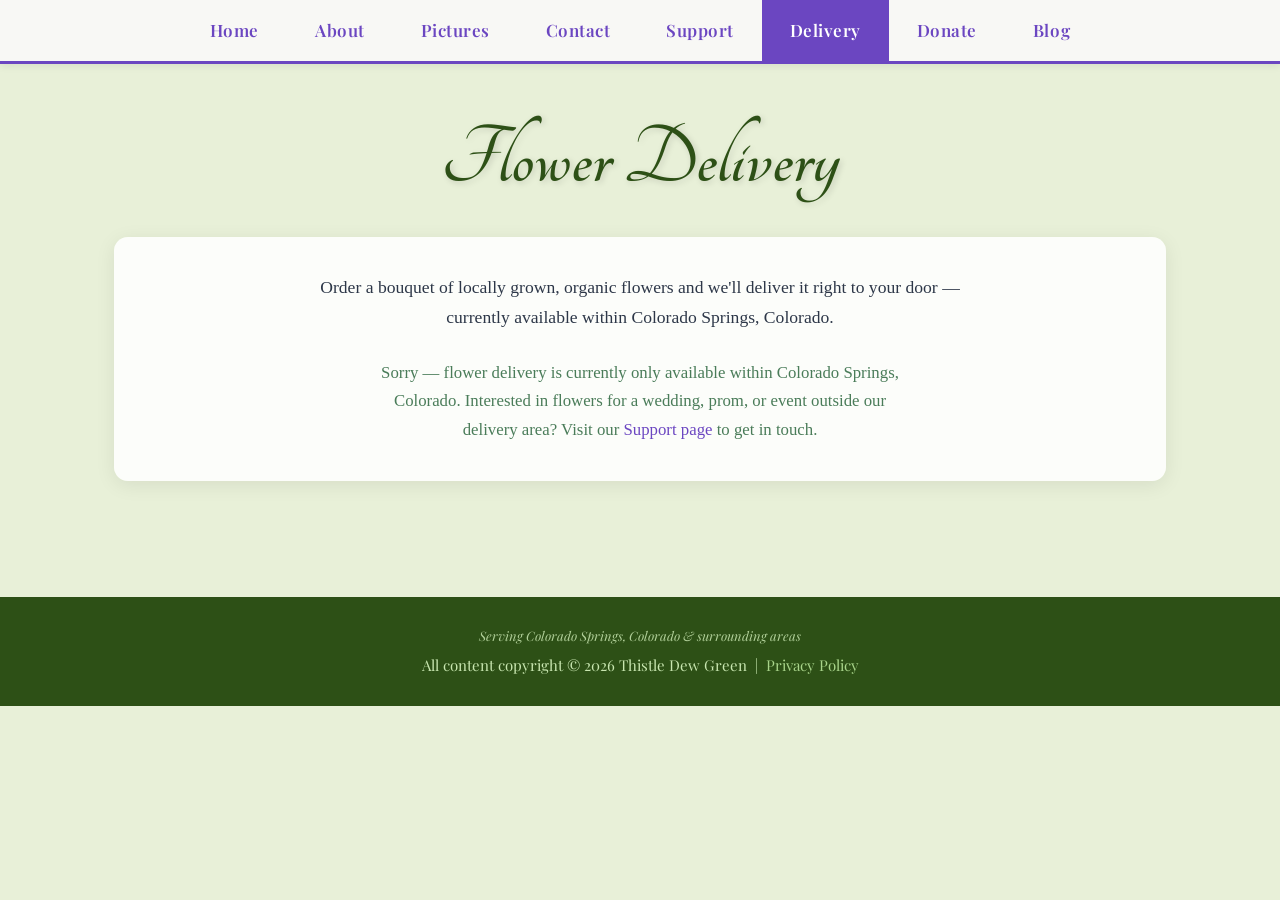
<file: delivery.html>
<!DOCTYPE html>
<html lang="en">
<head>
  <meta charset="UTF-8">
  <title>Delivery — Thistle Dew Green | Colorado Springs Flower Delivery</title>
  <meta name="viewport" content="width=device-width, initial-scale=1">
  <meta name="description" content="Order locally grown organic flowers for delivery within Colorado Springs, Colorado — fresh bouquets from Thistle Dew Green, delivered to your door.">
  <link rel="canonical" href="https://thistledewflowers.com/delivery">
  <meta property="og:type" content="website">
  <meta property="og:site_name" content="Thistle Dew Green">
  <meta property="og:title" content="Delivery — Thistle Dew Green | Colorado Springs Flower Delivery">
  <meta property="og:description" content="Order locally grown organic flowers for delivery within Colorado Springs, Colorado.">
  <meta property="og:url" content="https://thistledewflowers.com/delivery">
  <meta property="og:image" content="https://thistledewflowers.com/images/Flowerlogo-real.png">
  <meta name="twitter:card" content="summary_large_image">
  <meta name="twitter:title" content="Delivery — Thistle Dew Green | Colorado Springs Flower Delivery">
  <meta name="twitter:description" content="Order locally grown organic flowers for delivery within Colorado Springs, Colorado.">
  <meta name="twitter:image" content="https://thistledewflowers.com/images/Flowerlogo-real.png">
  <link rel="preconnect" href="https://fonts.googleapis.com">
  <link rel="preconnect" href="https://fonts.gstatic.com" crossorigin>
  <link rel="preload" as="style" href="https://fonts.googleapis.com/css2?family=Playfair+Display:ital,wght@0,400..900;1,400..900&family=Tangerine:wght@400;700&display=swap" onload="this.onload=null;this.rel='stylesheet'">
  <noscript><link rel="stylesheet" href="https://fonts.googleapis.com/css2?family=Playfair+Display:ital,wght@0,400..900;1,400..900&family=Tangerine:wght@400;700&display=swap"></noscript>
  <link rel="stylesheet" href="css/thistledew.css">
  <link rel="icon" type="image/png" href="images/favicon-64.png">
  <script>
    if ('serviceWorker' in navigator) {
      navigator.serviceWorker.register('/sw.js');
    }
  </script>
  <script defer src="js/app.js"></script>
  <script async src="https://js.stripe.com/v3/buy-button.js"></script>
</head>

<body>
  <nav>
    <ul>
      <li><a href="/">Home</a></li>
      <li><a href="/about">About</a></li>
      <li><a href="/photos">Pictures</a></li>
      <li><a href="/contacts">Contact</a></li>
      <li><a href="/support">Support</a></li>
      <li><a href="/delivery" class="active">Delivery</a></li>
      <li><a href="/donate">Donate</a></li>
      <li><a href="https://blog.thistledewflowers.com" target="_blank" rel="noopener noreferrer">Blog</a></li>
    </ul>
  </nav>

  <div class="page-header hidden">
    <h1>Flower Delivery</h1>
  </div>

  <div class="container">

    <section class="hidden" style="padding:0 0 24px;">
      <div class="card" style="text-align:center;">
        <p style="font-size:1.1rem; max-width:680px; margin:0 auto 1.5em;">
          Order a bouquet of locally grown, organic flowers and we'll deliver it right to your door —
          currently available within Colorado Springs, Colorado.
        </p>

        <p id="delivery-message" style="display:none; font-size:1.05rem; max-width:520px; margin:0 auto; color:#4a7c59;">
          Sorry — flower delivery is currently only available within Colorado Springs, Colorado.
          Interested in flowers for a wedding, prom, or event outside our delivery area?
          Visit our <a href="/support">Support page</a> to get in touch.
        </p>

        <stripe-buy-button
          id="stripe-checkout"
          buy-button-id="buy_btn_1TvPXYEdOohnphMsLyCejCLO"
          publishable-key="pk_live_51RdnCCEdOohnphMsFaIfiocWXzcupzToVpC2s4RwuFwsbM1tGAqYIq8xRD8VQbYCRzUpAmqJLUG08iwqeSo1KsSE00qIAYXZGm"
          style="display:none;"
        >
        </stripe-buy-button>
      </div>
    </section>

  </div>

  <footer>
    <p class="footer-location">Serving Colorado Springs, Colorado &amp; surrounding areas</p>
    <p>All content copyright &copy; 2026 Thistle Dew Green &nbsp;|&nbsp; <a href="/privacy">Privacy Policy</a></p>
  </footer>
  <script src="js/location.js"></script>
  <script type="text/javascript" src="//acscdn.com/script/aclib.js"></script>
  <script type="text/javascript">
      aclib.runAutoTag({
          zoneId: 'o96niwzxs1',
      });
  </script>
</body>
</html>
</file>
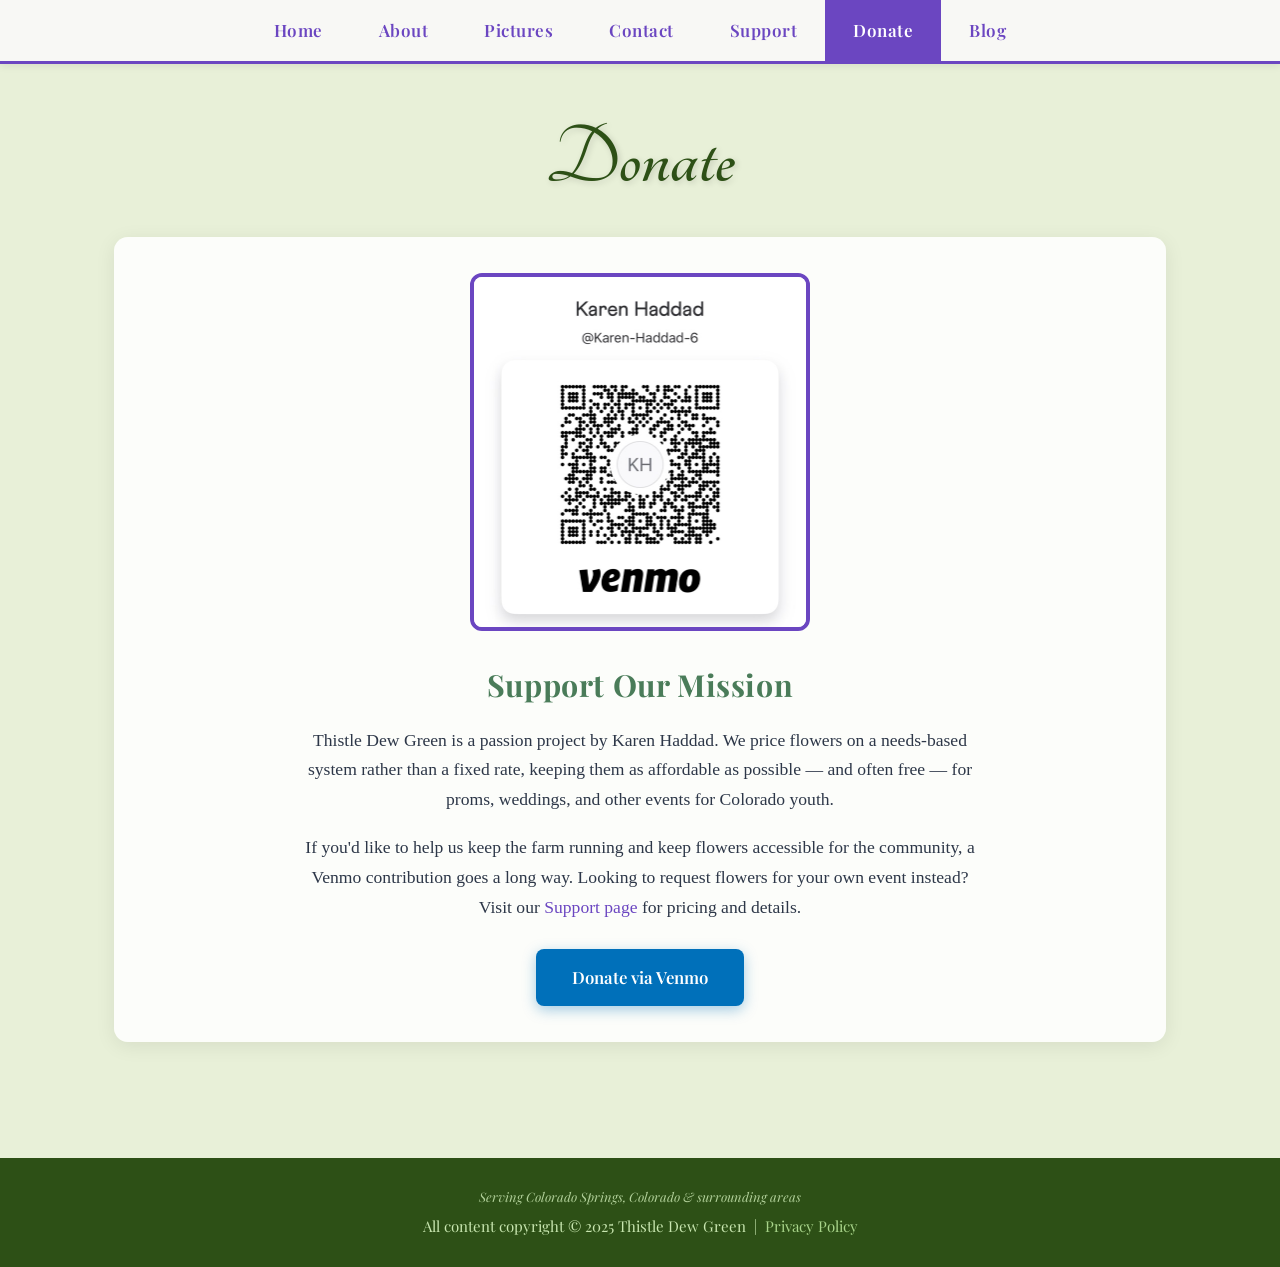
<file: donate.html>
<!DOCTYPE html>
<html lang="en">
<head>
  <meta charset="UTF-8">
  <title>Donate — Support Thistle Dew Green | Colorado Springs</title>
  <meta name="viewport" content="width=device-width, initial-scale=1">
  <meta name="description" content="Support Thistle Dew Green, a Colorado Springs organic flower farm, with a donation via Venmo. Your generosity helps us keep flowers affordable and accessible for our community.">
  <link rel="canonical" href="https://thistledewflowers.com/donate">
  <meta property="og:type" content="website">
  <meta property="og:site_name" content="Thistle Dew Green">
  <meta property="og:title" content="Donate — Support Thistle Dew Green | Colorado Springs">
  <meta property="og:description" content="Support our Colorado Springs organic flower farm with a Venmo donation — helping us keep flowers affordable and accessible for our community.">
  <meta property="og:url" content="https://thistledewflowers.com/donate">
  <meta property="og:image" content="https://thistledewflowers.com/Flowerlogo-real.png">
  <meta name="twitter:card" content="summary_large_image">
  <meta name="twitter:title" content="Donate — Support Thistle Dew Green | Colorado Springs">
  <meta name="twitter:description" content="Support our Colorado Springs organic flower farm with a Venmo donation — helping us keep flowers affordable and accessible for our community.">
  <meta name="twitter:image" content="https://thistledewflowers.com/Flowerlogo-real.png">
  <link href="https://fonts.googleapis.com/css2?family=Playfair+Display:ital,wght@0,400..900;1,400..900&family=Tangerine:wght@400;700&display=swap" rel="stylesheet">
  <link rel="stylesheet" href="css/thistledew.css">
  <link rel="icon" type="image/png" href="images/Flowerlogo-real.png">
  <script type="text/javascript" src="//acscdn.com/script/aclib.js"></script>
  <script type="text/javascript">
      aclib.runAutoTag({
          zoneId: 'o96niwzxs1',
      });
  </script>
  <script>
    if ('serviceWorker' in navigator) {
      navigator.serviceWorker.register('/sw.js');
    }
  </script>
  <script defer src="js/app.js"></script>
</head>

<body>
  <nav>
    <ul>
      <li><a href="/">Home</a></li>
      <li><a href="/about">About</a></li>
      <li><a href="/photos">Pictures</a></li>
      <li><a href="/contacts">Contact</a></li>
      <li><a href="/support">Support</a></li>
      <li><a href="/donate" class="active">Donate</a></li>
      <li><a href="https://blog.thistledewflowers.com" target="_blank" rel="noopener noreferrer">Blog</a></li>
    </ul>
  </nav>

  <div class="page-header hidden">
    <h1>Donate</h1>
  </div>

  <div class="container">

    <section class="hidden" style="padding:0 0 24px;">
      <div class="card" style="text-align:center;">
        <img src="images/venmo.JPG" alt="Donate via Venmo — @Karen-Haddad-6" class="donate-venmo-img" width="340" height="358" loading="lazy">

        <h2>Support Our Mission</h2>

        <p style="font-size:1.1rem; max-width:680px; margin:0 auto 1em;">
          Thistle Dew Green is a passion project by Karen Haddad. We price flowers on a needs-based system
          rather than a fixed rate, keeping them as affordable as possible — and often free — for proms, weddings,
          and other events for Colorado youth.
        </p>
        <p style="font-size:1.1rem; max-width:680px; margin:0 auto 1.5em;">
          If you'd like to help us keep the farm running and keep flowers accessible for the community, a Venmo
          contribution goes a long way. Looking to request flowers for your own event instead? Visit our
          <a href="/support">Support page</a> for pricing and details.
        </p>

        <a href="https://venmo.com/Karen-Haddad-6"
           target="_blank" rel="noopener noreferrer"
           class="btn btn-blue">
          Donate via Venmo
        </a>
      </div>
    </section>

  </div>

  <footer>
    <p class="footer-location">Serving Colorado Springs, Colorado &amp; surrounding areas</p>
    <p>All content copyright &copy; 2025 Thistle Dew Green &nbsp;|&nbsp; <a href="/privacy">Privacy Policy</a></p>
  </footer>
</body>
</html>
</file>
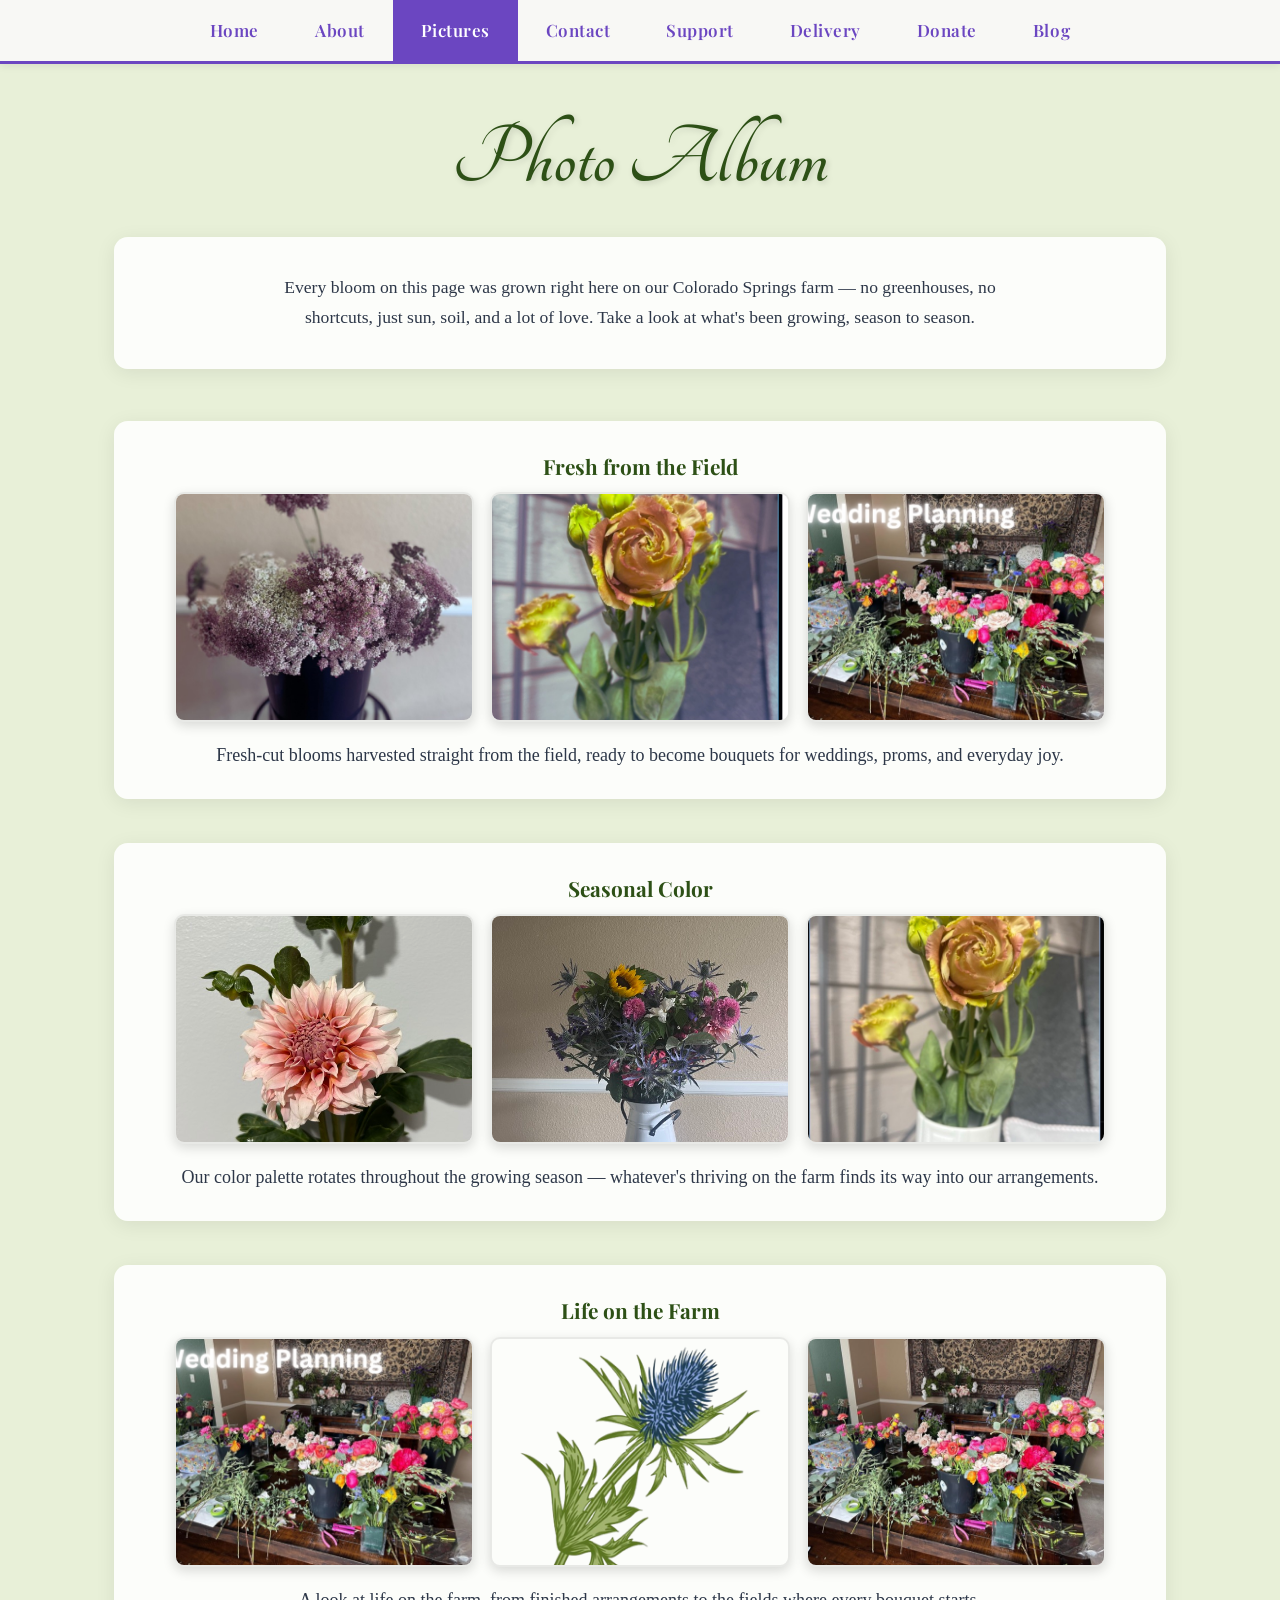
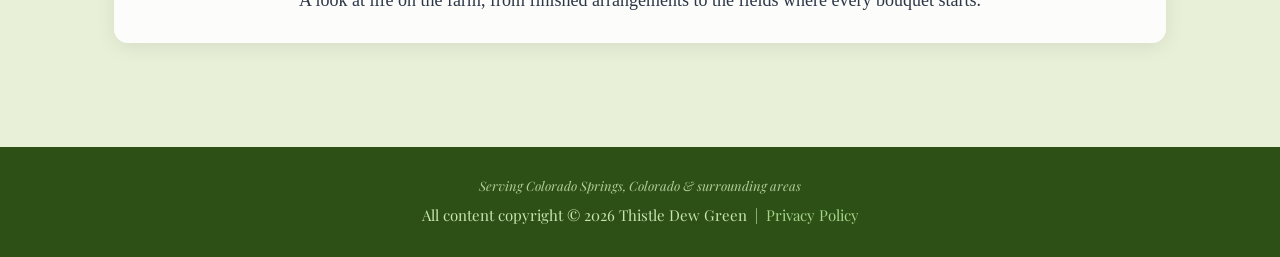
<file: photos.html>
<!DOCTYPE html>
<html lang="en">
<head>
  <meta charset="UTF-8">
  <title>Photos — Thistle Dew Green | Colorado Flower Farm Gallery</title>
  <meta name="viewport" content="width=device-width, initial-scale=1">
  <meta name="description" content="Browse our photo gallery of beautiful organic cut flowers grown at Thistle Dew Green in Colorado Springs — bouquets, arrangements, and farm life.">
  <link rel="canonical" href="https://thistledewflowers.com/photos">
  <meta property="og:type" content="website">
  <meta property="og:site_name" content="Thistle Dew Green">
  <meta property="og:title" content="Photos — Thistle Dew Green | Colorado Flower Farm Gallery">
  <meta property="og:description" content="See our organic cut flowers, bouquets, and arrangements grown on our Colorado Springs flower farm.">
  <meta property="og:url" content="https://thistledewflowers.com/photos">
  <meta property="og:image" content="https://thistledewflowers.com/images/Flowerlogo-real.png">
  <meta name="twitter:card" content="summary_large_image">
  <meta name="twitter:title" content="Photos — Thistle Dew Green | Colorado Flower Farm Gallery">
  <meta name="twitter:description" content="See our organic cut flowers, bouquets, and arrangements grown on our Colorado Springs flower farm.">
  <meta name="twitter:image" content="https://thistledewflowers.com/images/Flowerlogo-real.png">
  <link rel="preconnect" href="https://fonts.googleapis.com">
  <link rel="preconnect" href="https://fonts.gstatic.com" crossorigin>
  <link rel="preload" as="style" href="https://fonts.googleapis.com/css2?family=Playfair+Display:ital,wght@0,400..900;1,400..900&family=Tangerine:wght@400;700&display=swap" onload="this.onload=null;this.rel='stylesheet'">
  <noscript><link rel="stylesheet" href="https://fonts.googleapis.com/css2?family=Playfair+Display:ital,wght@0,400..900;1,400..900&family=Tangerine:wght@400;700&display=swap"></noscript>
  <link rel="stylesheet" href="css/thistledew.css">
  <link rel="icon" type="image/png" href="images/favicon-64.png">
  <script>
    if ('serviceWorker' in navigator) {
      navigator.serviceWorker.register('/sw.js');
    }
  </script>
  <script defer src="js/app.js"></script>
</head>

<body>
  <nav>
    <ul>
      <li><a href="/">Home</a></li>
      <li><a href="/about">About</a></li>
      <li><a href="/photos" class="active">Pictures</a></li>
      <li><a href="/contacts">Contact</a></li>
      <li><a href="/support">Support</a></li>
      <li><a href="/delivery">Delivery</a></li>
      <li><a href="/donate">Donate</a></li>
      <li><a href="https://blog.thistledewflowers.com" target="_blank" rel="noopener noreferrer">Blog</a></li>
    </ul>
  </nav>

  <div class="page-header hidden">
    <h1>Photo Album</h1>
  </div>

  <div class="container">

    <section class="hidden" style="padding:0 0 20px;">
      <div class="card" style="text-align:center;">
        <p style="font-size:1.1rem; max-width:740px; margin:0 auto;">
          Every bloom on this page was grown right here on our Colorado Springs farm — no greenhouses, no shortcuts,
          just sun, soil, and a lot of love. Take a look at what's been growing, season to season.
        </p>
      </div>
    </section>

    <section class="hidden" style="padding:0 0 12px;">
      <div class="card" style="padding:28px;">
        <h3 style="text-align:center;">Fresh from the Field</h3>
        <div class="photo-grid">
          <img src="images/organic-cut-flowers-colorado-springs.jpg" alt="Organic cut flowers grown at Thistle Dew Green in Colorado Springs" width="300" height="230">
          <img src="images/fresh-flower-blooms.jpg" alt="Fresh flower blooms from our Colorado flower farm" width="300" height="230">
          <img src="images/flower-arrangement-bouquet.jpg" alt="Colorful flower arrangement bouquet" width="300" height="230">
        </div>
        <p style="text-align:center; margin-top:18px; margin-bottom:0;">
          Fresh-cut blooms harvested straight from the field, ready to become bouquets for weddings, proms, and everyday joy.
        </p>
      </div>
    </section>

    <section class="hidden" style="padding:0 0 12px;">
      <div class="card" style="padding:28px;">
        <h3 style="text-align:center;">Seasonal Color</h3>
        <div class="photo-grid">
          <img src="images/pink-flowers-farm.jpg" alt="Pink flowers grown on our Colorado Springs farm" width="300" height="230" loading="lazy">
          <img src="images/flower-vase-arrangement.jpg" alt="Full vase flower arrangement" width="300" height="230" loading="lazy">
          <img src="images/seasonal-flower-blooms.jpg" alt="Seasonal flower blooms from Thistle Dew Green" width="300" height="230" loading="lazy">
        </div>
        <p style="text-align:center; margin-top:18px; margin-bottom:0;">
          Our color palette rotates throughout the growing season — whatever's thriving on the farm finds its way into our arrangements.
        </p>
      </div>
    </section>

    <section class="hidden" style="padding:0 0 12px;">
      <div class="card" style="padding:28px;">
        <h3 style="text-align:center;">Life on the Farm</h3>
        <div class="photo-grid">
          <img src="images/flower-arrangement-bouquet.jpg" alt="Flower arrangement from our Colorado Springs flower farm" width="300" height="230" loading="lazy">
          <img src="images/Flowerlogo-320.png" alt="Thistle Dew Green logo" width="300" height="230" loading="lazy">
          <img src="images/colorado-flower-farm.jpg" alt="Seasonal blooms grown on our Colorado flower farm" width="300" height="230" loading="lazy">
        </div>
        <p style="text-align:center; margin-top:18px; margin-bottom:0;">
          A look at life on the farm, from finished arrangements to the fields where every bouquet starts.
        </p>
      </div>
    </section>

  </div>

  <footer>
    <p class="footer-location">Serving Colorado Springs, Colorado &amp; surrounding areas</p>
    <p>All content copyright &copy; 2026 Thistle Dew Green &nbsp;|&nbsp; <a href="/privacy">Privacy Policy</a></p>
  </footer>

  <script>
    window.addEventListener('load', function() {
      const images = document.querySelectorAll('.photo-grid img');
      images.forEach(function(img) {
        img.addEventListener('click', function() {
          if (this.classList.contains('enlarged')) {
            this.classList.remove('enlarged');
          } else {
            images.forEach(function(other) { other.classList.remove('enlarged'); });
            this.classList.add('enlarged');
          }
        });
      });
    });
  </script>
  <script type="text/javascript" src="//acscdn.com/script/aclib.js"></script>
  <script type="text/javascript">
      aclib.runAutoTag({
          zoneId: 'o96niwzxs1',
      });
  </script>
</body>
</html>
</file>
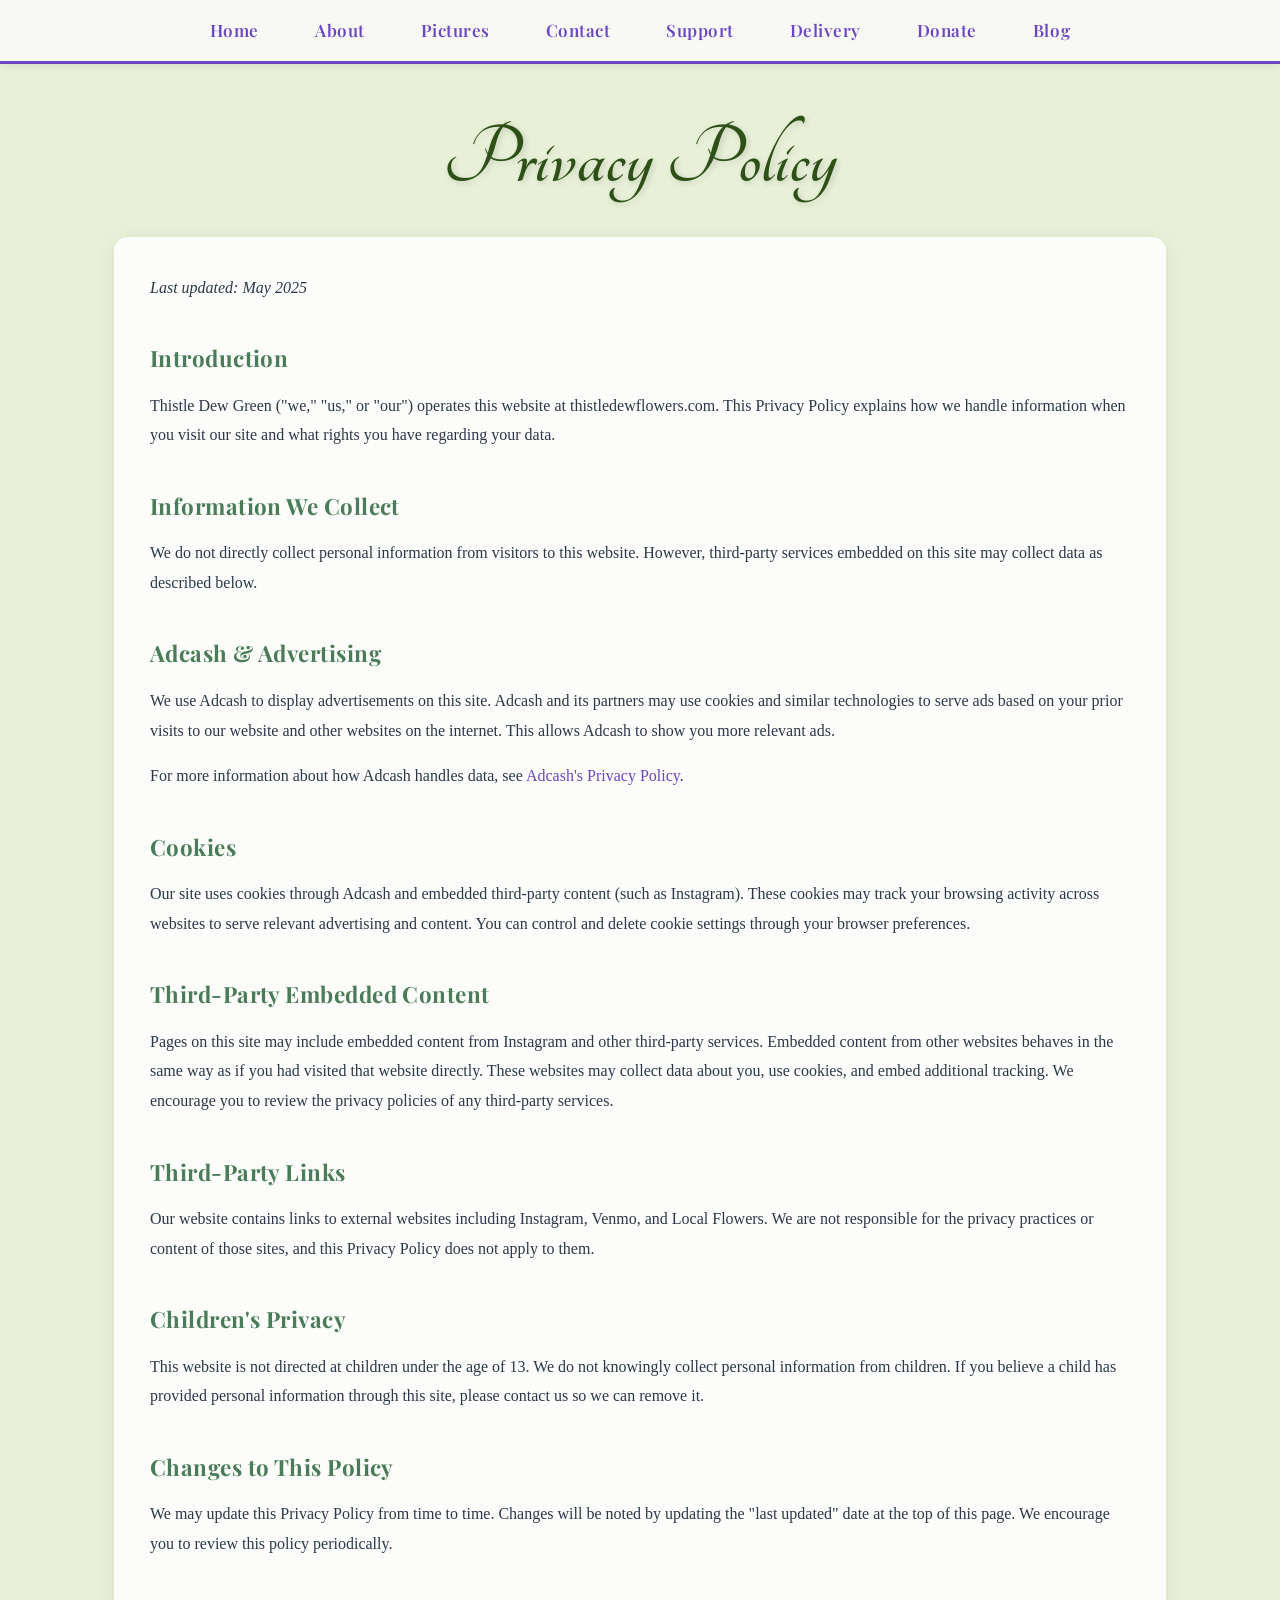
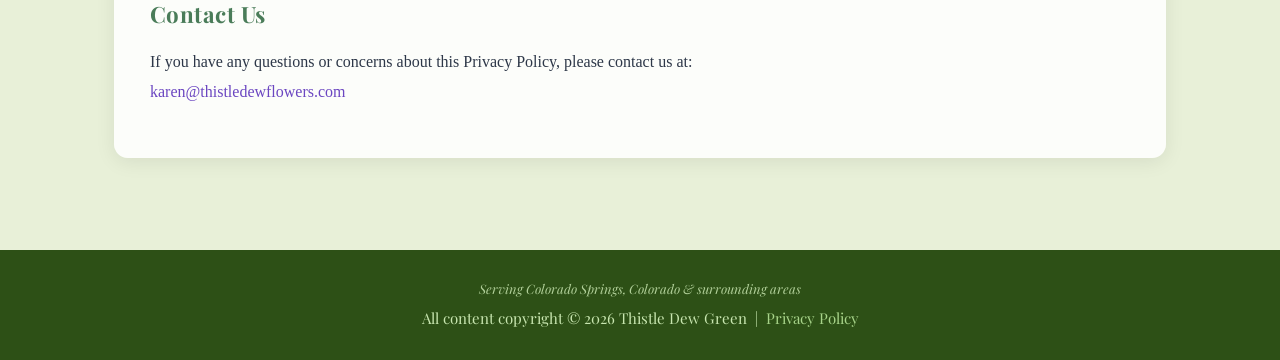
<file: privacy.html>
<!DOCTYPE html>
<html lang="en">
<head>
  <meta charset="UTF-8">
  <title>Privacy Policy — Thistle Dew Green</title>
  <meta name="viewport" content="width=device-width, initial-scale=1">
  <meta name="description" content="Privacy Policy for the Thistle Dew Green website, including information about Adcash advertising and cookies.">
  <link rel="canonical" href="https://thistledewflowers.com/privacy">
  <meta property="og:type" content="website">
  <meta property="og:site_name" content="Thistle Dew Green">
  <meta property="og:title" content="Privacy Policy — Thistle Dew Green">
  <meta property="og:description" content="Privacy Policy for the Thistle Dew Green website, including information about Adcash advertising and cookies.">
  <meta property="og:url" content="https://thistledewflowers.com/privacy">
  <meta property="og:image" content="https://thistledewflowers.com/images/Flowerlogo-real.png">
  <link rel="preconnect" href="https://fonts.googleapis.com">
  <link rel="preconnect" href="https://fonts.gstatic.com" crossorigin>
  <link rel="preload" as="style" href="https://fonts.googleapis.com/css2?family=Playfair+Display:ital,wght@0,400..900;1,400..900&family=Tangerine:wght@400;700&display=swap" onload="this.onload=null;this.rel='stylesheet'">
  <noscript><link rel="stylesheet" href="https://fonts.googleapis.com/css2?family=Playfair+Display:ital,wght@0,400..900;1,400..900&family=Tangerine:wght@400;700&display=swap"></noscript>
  <link rel="stylesheet" href="css/thistledew.css">
  <link rel="icon" type="image/png" href="images/favicon-64.png">
  <script>
    if ('serviceWorker' in navigator) {
      navigator.serviceWorker.register('/sw.js');
    }
  </script>
</head>

<body>
  <nav>
    <ul>
      <li><a href="/">Home</a></li>
      <li><a href="/about">About</a></li>
      <li><a href="/photos">Pictures</a></li>
      <li><a href="/contacts">Contact</a></li>
      <li><a href="/support">Support</a></li>
      <li><a href="/delivery">Delivery</a></li>
      <li><a href="/donate">Donate</a></li>
      <li><a href="https://blog.thistledewflowers.com" target="_blank" rel="noopener noreferrer">Blog</a></li>
    </ul>
  </nav>

  <div class="page-header">
    <h1>Privacy Policy</h1>
  </div>

  <div class="container">
    <div class="card prose">
      <p><em>Last updated: May 2025</em></p>

      <h2>Introduction</h2>
      <p>
        Thistle Dew Green ("we," "us," or "our") operates this website at thistledewflowers.com.
        This Privacy Policy explains how we handle information when you visit our site and
        what rights you have regarding your data.
      </p>

      <h2>Information We Collect</h2>
      <p>
        We do not directly collect personal information from visitors to this website.
        However, third-party services embedded on this site may collect data as described below.
      </p>

      <h2>Adcash &amp; Advertising</h2>
      <p>
        We use Adcash to display advertisements on this site. Adcash and its partners may use
        cookies and similar technologies to serve ads based on your prior visits to our website and
        other websites on the internet. This allows Adcash to show you more relevant ads.
      </p>
      <p>
        For more information about how Adcash handles data, see
        <a href="https://www.adcash.com/privacy-policy/" target="_blank" rel="noopener">Adcash's Privacy Policy</a>.
      </p>

      <h2>Cookies</h2>
      <p>
        Our site uses cookies through Adcash and embedded third-party content (such as Instagram).
        These cookies may track your browsing activity across websites to serve relevant advertising and content.
        You can control and delete cookie settings through your browser preferences.
      </p>

      <h2>Third-Party Embedded Content</h2>
      <p>
        Pages on this site may include embedded content from Instagram and other third-party services.
        Embedded content from other websites behaves in the same way as if you had visited that website directly.
        These websites may collect data about you, use cookies, and embed additional tracking.
        We encourage you to review the privacy policies of any third-party services.
      </p>

      <h2>Third-Party Links</h2>
      <p>
        Our website contains links to external websites including Instagram, Venmo, and Local Flowers.
        We are not responsible for the privacy practices or content of those sites, and this Privacy Policy
        does not apply to them.
      </p>

      <h2>Children's Privacy</h2>
      <p>
        This website is not directed at children under the age of 13. We do not knowingly collect
        personal information from children. If you believe a child has provided personal information
        through this site, please contact us so we can remove it.
      </p>

      <h2>Changes to This Policy</h2>
      <p>
        We may update this Privacy Policy from time to time. Changes will be noted by updating the
        "last updated" date at the top of this page. We encourage you to review this policy periodically.
      </p>

      <h2>Contact Us</h2>
      <p>
        If you have any questions or concerns about this Privacy Policy, please contact us at:<br>
        <a href="mailto:karen@thistledewflowers.com">karen@thistledewflowers.com</a>
      </p>
    </div>
  </div>

  <footer>
    <p class="footer-location">Serving Colorado Springs, Colorado &amp; surrounding areas</p>
    <p>All content copyright &copy; 2026 Thistle Dew Green &nbsp;|&nbsp; <a href="/privacy">Privacy Policy</a></p>
  </footer>
  <script type="text/javascript" src="//acscdn.com/script/aclib.js"></script>
  <script type="text/javascript">
      aclib.runAutoTag({
          zoneId: 'o96niwzxs1',
      });
  </script>
</body>
</html>
</file>
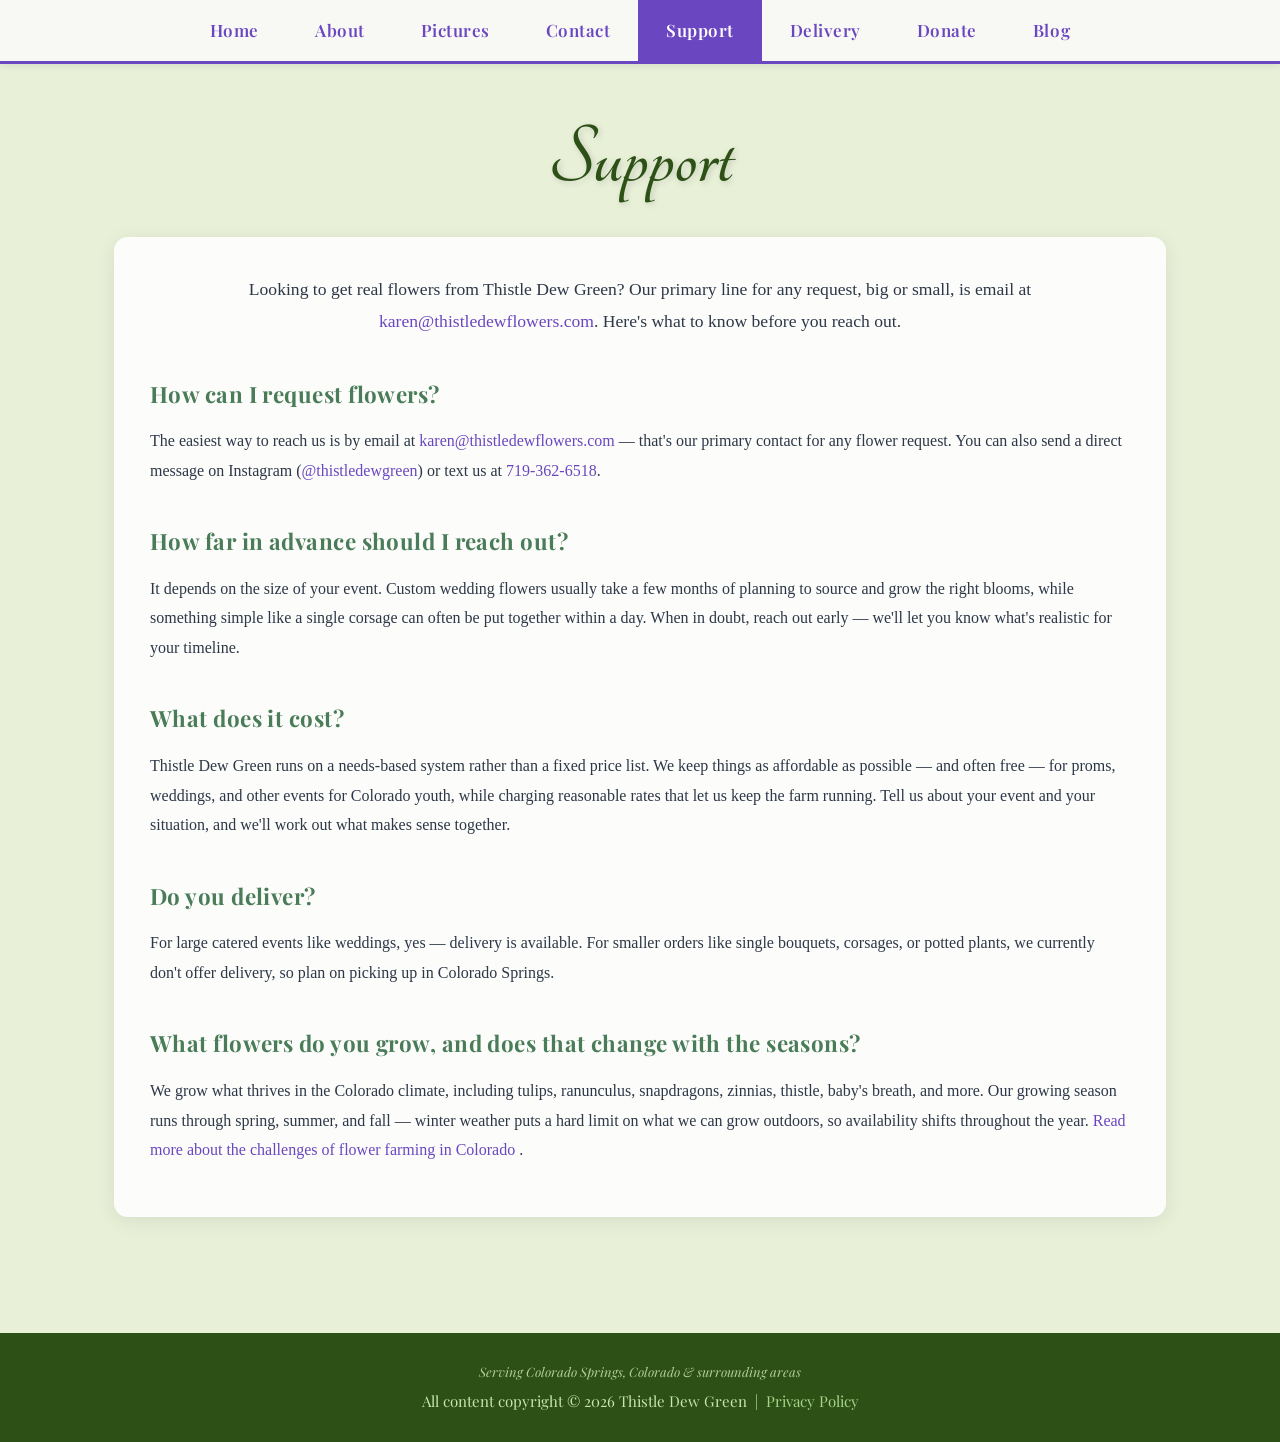
<file: support.html>
<!DOCTYPE html>
<html lang="en">
<head>
  <meta charset="UTF-8">
  <title>Support — Thistle Dew Green | Colorado Springs Flower Farm</title>
  <meta name="viewport" content="width=device-width, initial-scale=1">
  <meta name="description" content="Need real flowers from Thistle Dew Green? Find out how to reach us, timing, pricing, delivery, and what's in season at our Colorado Springs organic flower farm.">
  <link rel="canonical" href="https://thistledewflowers.com/support">
  <meta property="og:type" content="website">
  <meta property="og:site_name" content="Thistle Dew Green">
  <meta property="og:title" content="Support — Thistle Dew Green | Colorado Springs Flower Farm">
  <meta property="og:description" content="How to request flowers from Thistle Dew Green — pricing, timing, delivery, and what's in season at our Colorado Springs organic flower farm.">
  <meta property="og:url" content="https://thistledewflowers.com/support">
  <meta property="og:image" content="https://thistledewflowers.com/images/Flowerlogo-real.png">
  <meta name="twitter:card" content="summary_large_image">
  <meta name="twitter:title" content="Support — Thistle Dew Green | Colorado Springs Flower Farm">
  <meta name="twitter:description" content="How to request flowers from Thistle Dew Green — pricing, timing, delivery, and what's in season at our Colorado Springs organic flower farm.">
  <meta name="twitter:image" content="https://thistledewflowers.com/images/Flowerlogo-real.png">
  <link rel="preconnect" href="https://fonts.googleapis.com">
  <link rel="preconnect" href="https://fonts.gstatic.com" crossorigin>
  <link rel="preload" as="style" href="https://fonts.googleapis.com/css2?family=Playfair+Display:ital,wght@0,400..900;1,400..900&family=Tangerine:wght@400;700&display=swap" onload="this.onload=null;this.rel='stylesheet'">
  <noscript><link rel="stylesheet" href="https://fonts.googleapis.com/css2?family=Playfair+Display:ital,wght@0,400..900;1,400..900&family=Tangerine:wght@400;700&display=swap"></noscript>
  <link rel="stylesheet" href="css/thistledew.css">
  <link rel="icon" type="image/png" href="images/favicon-64.png">
  <script>
    if ('serviceWorker' in navigator) {
      navigator.serviceWorker.register('/sw.js');
    }
  </script>
  <script defer src="js/app.js"></script>
</head>

<body>
  <nav>
    <ul>
      <li><a href="/">Home</a></li>
      <li><a href="/about">About</a></li>
      <li><a href="/photos">Pictures</a></li>
      <li><a href="/contacts">Contact</a></li>
      <li><a href="/support" class="active">Support</a></li>
      <li><a href="/delivery">Delivery</a></li>
      <li><a href="/donate">Donate</a></li>
      <li><a href="https://blog.thistledewflowers.com" target="_blank" rel="noopener noreferrer">Blog</a></li>
    </ul>
  </nav>

  <div class="page-header hidden">
    <h1>Support</h1>
  </div>

  <div class="container">

    <section class="hidden" style="padding:0 0 24px;">
      <div class="card prose">
        <p style="text-align:center; font-size:1.1rem;">
          Looking to get real flowers from Thistle Dew Green? Our primary line for any request, big or small, is email at
          <a href="mailto:karen@thistledewflowers.com">karen@thistledewflowers.com</a>. Here's what to know before you reach out.
        </p>

        <h2>How can I request flowers?</h2>
        <p>
          The easiest way to reach us is by email at
          <a href="mailto:karen@thistledewflowers.com">karen@thistledewflowers.com</a> — that's our primary contact for any
          flower request. You can also send a direct message on Instagram
          (<a href="https://www.instagram.com/thistledewgreen/" target="_blank" rel="noopener noreferrer">@thistledewgreen</a>)
          or text us at <a href="tel:+17193626518">719-362-6518</a>.
        </p>

        <h2>How far in advance should I reach out?</h2>
        <p>
          It depends on the size of your event. Custom wedding flowers usually take a few months of planning to source
          and grow the right blooms, while something simple like a single corsage can often be put together within a day.
          When in doubt, reach out early — we'll let you know what's realistic for your timeline.
        </p>

        <h2>What does it cost?</h2>
        <p>
          Thistle Dew Green runs on a needs-based system rather than a fixed price list. We keep things as affordable as
          possible — and often free — for proms, weddings, and other events for Colorado youth, while charging reasonable
          rates that let us keep the farm running. Tell us about your event and your situation, and we'll work out what
          makes sense together.
        </p>

        <h2>Do you deliver?</h2>
        <p>
          For large catered events like weddings, yes — delivery is available. For smaller orders like single bouquets,
          corsages, or potted plants, we currently don't offer delivery, so plan on picking up in Colorado Springs.
        </p>

        <h2>What flowers do you grow, and does that change with the seasons?</h2>
        <p>
          We grow what thrives in the Colorado climate, including tulips, ranunculus, snapdragons, zinnias, thistle,
          baby's breath, and more. Our growing season runs through spring, summer, and fall — winter weather puts a hard
          limit on what we can grow outdoors, so availability shifts throughout the year.
          <a href="https://blog.thistledewflowers.com/p/colorado-flower-farming-challenges" target="_blank" rel="noopener noreferrer">
            Read more about the challenges of flower farming in Colorado
          </a>.
        </p>
      </div>
    </section>

  </div>

  <footer>
    <p class="footer-location">Serving Colorado Springs, Colorado &amp; surrounding areas</p>
    <p>All content copyright &copy; 2026 Thistle Dew Green &nbsp;|&nbsp; <a href="/privacy">Privacy Policy</a></p>
  </footer>
  <script type="text/javascript" src="//acscdn.com/script/aclib.js"></script>
  <script type="text/javascript">
      aclib.runAutoTag({
          zoneId: 'o96niwzxs1',
      });
  </script>
</body>
</html>
</file>
<file: css/thistledew.css>
@charset "UTF-8";

*, *::before, *::after {
  box-sizing: border-box;
}

html, body {
  margin: 0;
  padding: 0;
}

body {
  font-family: Georgia, serif;
  font-size: 18px;
  line-height: 1.7;
  background-color: #e8f0d8;
  color: #2d3748;
  min-height: 100vh;
}

/* ── Navigation ── */
nav {
  position: sticky;
  top: 0;
  z-index: 100;
  background-color: #f8f8f5;
  border-bottom: 3px solid #6B46C1;
  box-shadow: 0 2px 8px rgba(0,0,0,0.08);
}

nav ul {
  list-style: none;
  margin: 0;
  padding: 0;
  display: flex;
  justify-content: center;
  flex-wrap: wrap;
}

nav ul li a {
  display: block;
  padding: 16px 28px;
  color: #6B46C1;
  text-decoration: none;
  font-family: 'Playfair Display', Georgia, serif;
  font-size: 17px;
  font-weight: 600;
  letter-spacing: 0.03em;
  transition: background-color 0.2s, color 0.2s;
}

nav ul li a:hover,
nav ul li a.active {
  color: #fff;
  background-color: #6B46C1;
}

/* ── Typography ── */
h1 {
  font-family: 'Tangerine', cursive;
  font-size: 5rem;
  color: #2d5016;
  text-shadow: 2px 2px 6px rgba(0,0,0,0.15);
  margin: 0;
  line-height: 1.1;
}

h2 {
  font-family: 'Playfair Display', Georgia, serif;
  font-size: 1.9rem;
  color: #4a7c59;
  letter-spacing: 0.02em;
  margin: 0 0 0.5em;
}

h3 {
  font-family: 'Playfair Display', Georgia, serif;
  font-size: 1.3rem;
  color: #2d5016;
  margin: 0 0 0.4em;
}

p {
  margin: 0 0 1em;
}

a {
  color: #6B46C1;
  text-decoration: none;
}
a:hover {
  color: #8B5CF6;
  text-decoration: underline;
}

/* ── Layout ── */
.container {
  max-width: 1100px;
  margin: 0 auto;
  padding: 0 24px 60px;
}

/* ── Hero ── */
.hero {
  background: linear-gradient(135deg, #2d5016 0%, #4a7c59 55%, #5a3a9a 100%);
  min-height: 62vh;
  display: flex;
  align-items: center;
  justify-content: center;
  text-align: center;
  padding: 60px 24px;
  position: relative;
  overflow: hidden;
}

.hero::before {
  content: '';
  position: absolute;
  inset: 0;
  background: url('../images/Flowerlogo-320.png') center/contain no-repeat;
  opacity: 0.06;
}

.hero-content {
  position: relative;
  z-index: 1;
}

.hero h1 {
  font-size: 8rem;
  color: #fff;
  text-shadow: 0 0 40px rgba(255,255,255,0.4), 2px 4px 20px rgba(0,0,0,0.5);
  margin-bottom: 16px;
}

.hero .subtitle {
  font-family: 'Playfair Display', Georgia, serif;
  font-size: 1.6rem;
  color: #d4edbc;
  text-shadow: 1px 1px 4px rgba(0,0,0,0.3);
  margin: 0;
  letter-spacing: 0.06em;
  font-style: italic;
  font-weight: 400;
}

/* ── Page header (inner pages) ── */
.page-header {
  text-align: center;
  padding: 48px 24px 28px;
}

.page-header h1 {
  font-size: 5.5rem;
}

/* ── Cards ── */
.card {
  background: rgba(255,255,255,0.88);
  border-radius: 14px;
  padding: 36px;
  box-shadow: 0 4px 20px rgba(0,0,0,0.08);
  margin-bottom: 32px;
}

.card-grid {
  display: grid;
  grid-template-columns: repeat(auto-fit, minmax(270px, 1fr));
  gap: 24px;
  margin-bottom: 32px;
}

/* ── About layout ── */
.about-row {
  display: flex;
  align-items: center;
  gap: 40px;
}

.about-row.reverse {
  flex-direction: row-reverse;
}

.about-row img {
  width: 260px;
  height: 320px;
  object-fit: cover;
  border-radius: 12px;
  box-shadow: 0 6px 20px rgba(0,0,0,0.15);
  flex-shrink: 0;
}

.about-row .about-text {
  flex: 1;
}

.about-row p {
  font-size: 1.1rem;
  line-height: 1.85;
}

/* ── Photo gallery ── */
.photo-grid {
  display: flex;
  flex-wrap: wrap;
  gap: 16px;
  justify-content: center;
  margin-bottom: 8px;
}

.photo-grid img {
  width: 300px;
  height: 230px;
  object-fit: cover;
  border-radius: 10px;
  border: 2px solid rgba(0,0,0,0.08);
  box-shadow: 0 4px 12px rgba(0,0,0,0.14);
  transition: transform 0.3s ease, box-shadow 0.3s ease;
  cursor: pointer;
}

.photo-grid img:hover {
  transform: scale(1.04);
  box-shadow: 0 8px 24px rgba(0,0,0,0.22);
}

.photo-grid img.enlarged {
  transform: scale(1.9);
  z-index: 10;
  position: relative;
  box-shadow: 0 12px 40px rgba(0,0,0,0.4);
}

/* ── Instagram / contact ── */
.section-label {
  font-family: 'Playfair Display', Georgia, serif;
  font-size: 1.8rem;
  font-weight: 700;
  color: #2d5016;
  text-align: center;
  margin: 0 0 16px;
}

.instagram-grid {
  display: flex;
  flex-wrap: wrap;
  justify-content: center;
  gap: 24px;
}

/* ── Donate ── */
.donate-venmo-img {
  max-width: 340px;
  margin: 0 auto 28px;
  border-radius: 12px;
  border: 4px solid #6B46C1;
  display: block;
}

.btn {
  display: inline-block;
  padding: 14px 36px;
  border-radius: 8px;
  font-family: 'Playfair Display', Georgia, serif;
  font-size: 1.05rem;
  font-weight: 600;
  text-decoration: none;
  transition: transform 0.15s, box-shadow 0.15s;
}

.btn:hover {
  transform: translateY(-2px);
  text-decoration: none;
}

.btn-purple {
  background: #6B46C1;
  color: #fff;
  box-shadow: 0 4px 14px rgba(107,70,193,0.35);
}

.btn-purple:hover {
  background: #5a36b0;
  color: #fff;
  box-shadow: 0 6px 20px rgba(107,70,193,0.45);
}

.btn-blue {
  background: #0070ba;
  color: #fff;
  box-shadow: 0 4px 14px rgba(0,112,186,0.35);
}

.btn-blue:hover {
  background: #005c99;
  color: #fff;
  box-shadow: 0 6px 20px rgba(0,112,186,0.45);
}

/* ── Footer ── */
footer {
  background-color: #2d5016;
  color: #c8e6b0;
  text-align: center;
  padding: 28px 24px;
  font-size: 15px;
  font-family: 'Playfair Display', Georgia, serif;
}

footer a {
  color: #a8d48a;
}

footer p {
  margin: 0;
}

.footer-location {
  font-style: italic;
  font-size: 13px;
  margin-bottom: 6px !important;
  opacity: 0.85;
}

/* ── Animations ── */
.hidden {
  opacity: 0;
  transform: translateY(28px);
  transition: opacity 1.3s ease, transform 1.3s ease;
}

.show {
  opacity: 1;
  transform: translateY(0);
}

.left-scroll {
  opacity: 0;
  transform: translateX(-60px);
  transition: opacity 1.3s ease, transform 1.3s ease;
}

.showleft {
  opacity: 1;
  transform: translateX(0);
}

/* ── Privacy page ── */
.prose {
  font-size: 1rem;
  line-height: 1.85;
  color: #2d3748;
}

.prose h2 {
  font-size: 1.4rem;
  margin-top: 1.6em;
}

/* ── Responsive ── */
@media (max-width: 900px) {
  .about-row,
  .about-row.reverse {
    flex-direction: column;
  }

  .about-row img {
    width: 100%;
    height: 260px;
  }
}

@media (max-width: 768px) {
  nav ul li a {
    padding: 12px 16px;
    font-size: 15px;
  }

  .hero h1 {
    font-size: 4.5rem;
  }

  .hero .subtitle {
    font-size: 1.15rem;
  }

  .photo-grid img {
    width: 90%;
    height: auto;
    min-height: 200px;
  }

  .card {
    padding: 24px 20px;
  }
}

@media (max-width: 480px) {
  nav ul li a {
    padding: 10px 12px;
    font-size: 14px;
  }

  .hero h1 {
    font-size: 3.2rem;
  }

  .hero .subtitle {
    font-size: 1rem;
  }

  .page-header h1 {
    font-size: 4rem;
  }
}
</file>
